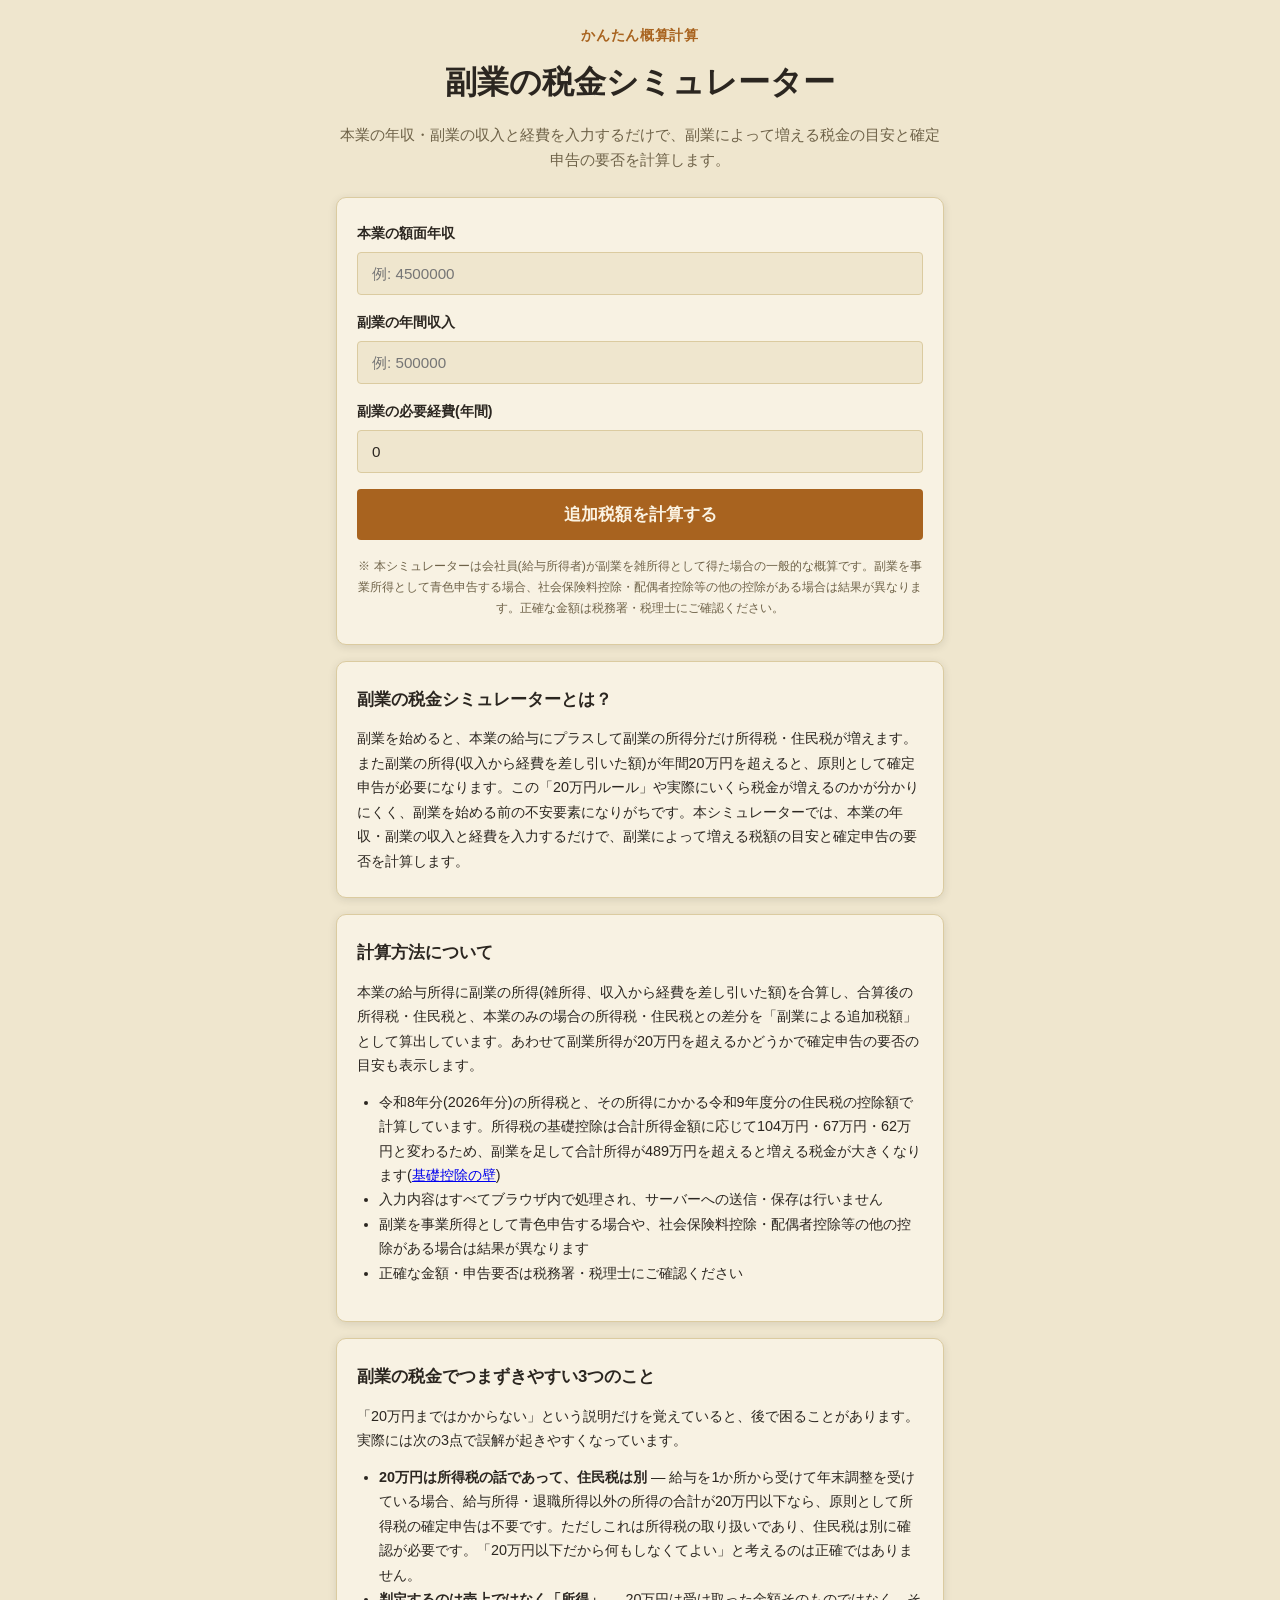
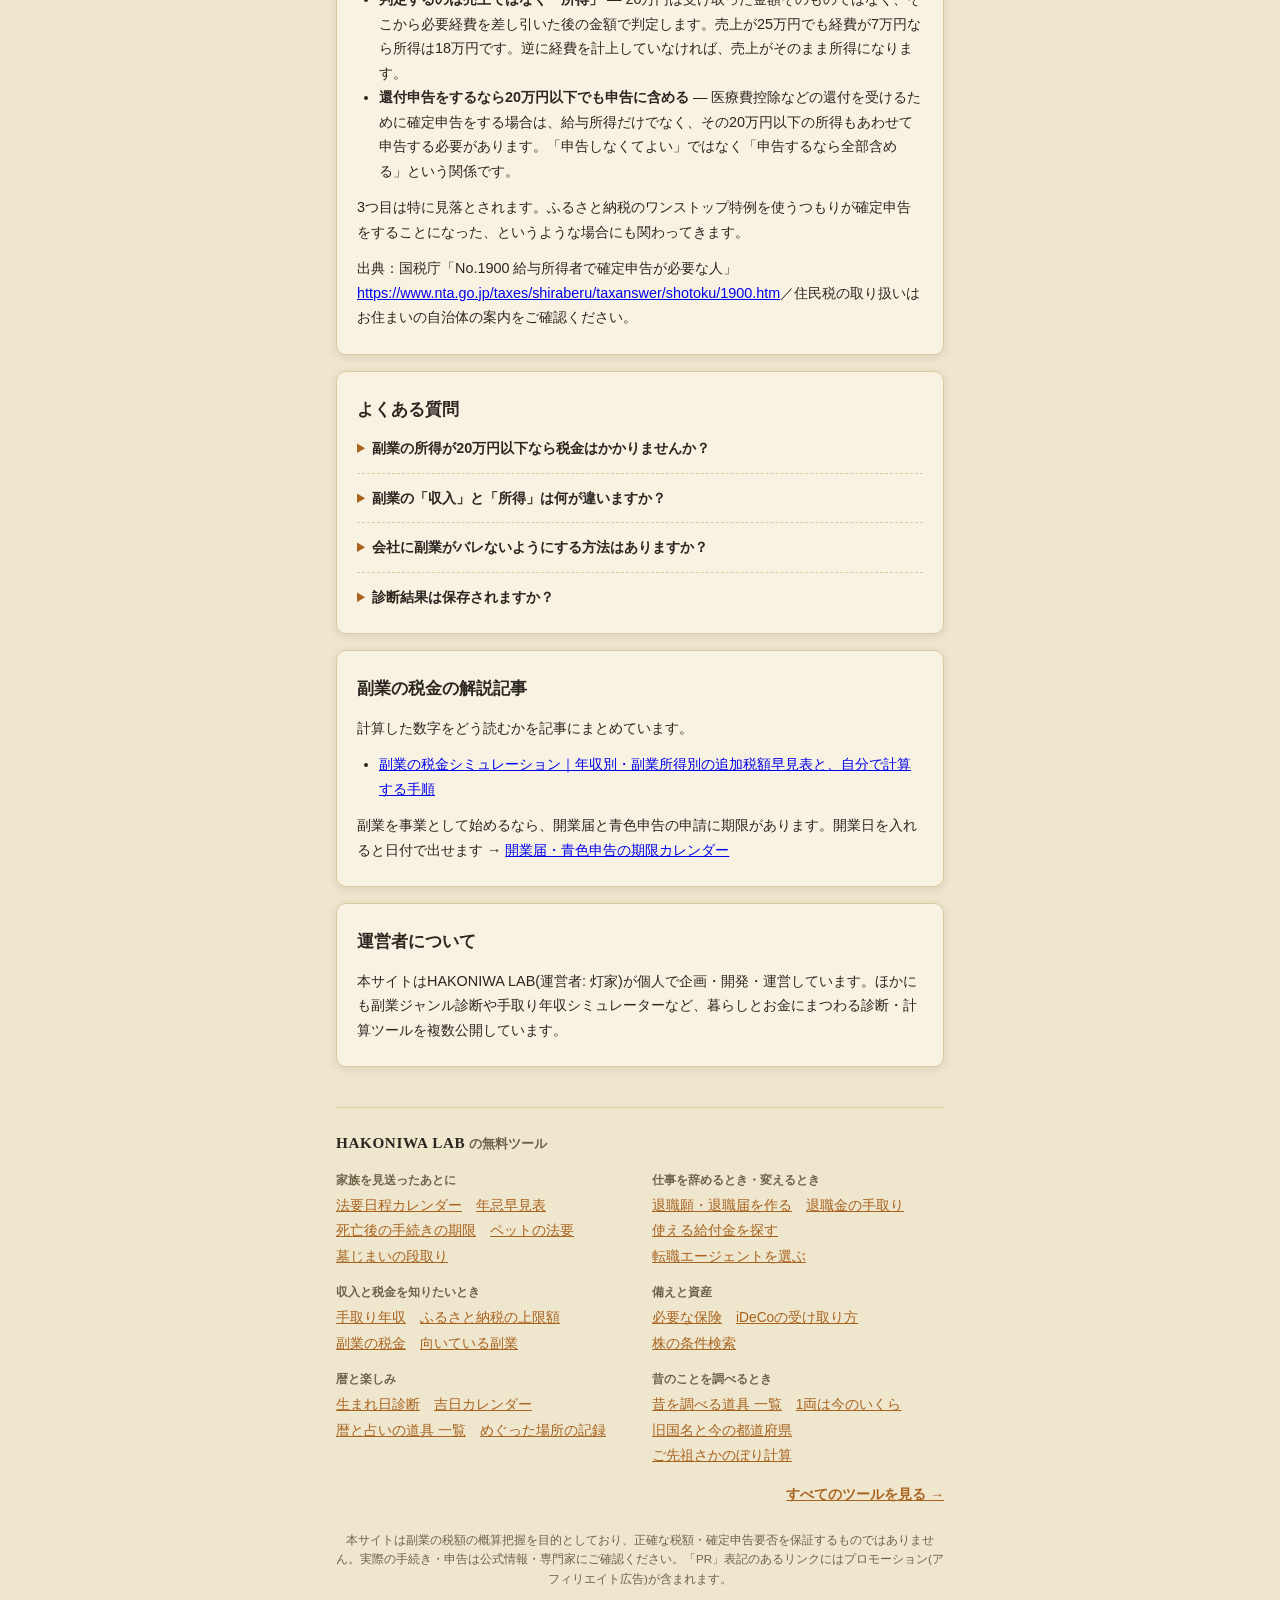
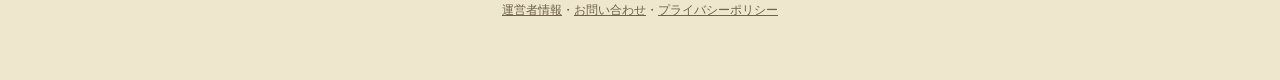
<file: index.html>
<!DOCTYPE html>
<html lang="ja">
<head>
<meta charset="UTF-8">
<meta name="viewport" content="width=device-width, initial-scale=1.0">
<!-- Google tag (gtag.js) -->
<script async src="https://www.googletagmanager.com/gtag/js?id=G-WTBHV5QYG3"></script>
<script>
  window.dataLayer = window.dataLayer || [];
  function gtag(){dataLayer.push(arguments);}
  gtag('js', new Date());
  gtag('config', 'G-WTBHV5QYG3');
</script>
<title>副業の税金シミュレーター | 確定申告要否と追加税額をかんたん計算</title>
<meta name="description" content="本業の年収・副業の収入と経費を入力するだけで、副業によって増える所得税・住民税の目安と確定申告の要否を計算できます。">
<script async src="https://pagead2.googlesyndication.com/pagead/js/adsbygoogle.js?client=ca-pub-6465548593525933" crossorigin="anonymous"></script>
<link rel="canonical" href="https://hakoniwalab.com/sidejob-tax-simulator/">
<link rel="stylesheet" href="css/style.css">
<script type="application/ld+json">{"@context":"https://schema.org","@type":"FAQPage","mainEntity":[{"@type":"Question","name":"副業の所得が20万円以下なら税金はかかりませんか？","acceptedAnswer":{"@type":"Answer","text":"所得税の確定申告は原則不要になりますが、住民税の申告は別途必要です(申告不要になるのは所得税のみ)。詳しくはお住まいの自治体にご確認ください。"}},{"@type":"Question","name":"副業の「収入」と「所得」は何が違いますか？","acceptedAnswer":{"@type":"Answer","text":"収入は副業で得た金額の合計、所得は収入から必要経費を差し引いた金額です。20万円ルールや税額の計算は所得を基準に行うため、本シミュレーターでも経費を差し引いた金額で計算しています。"}},{"@type":"Question","name":"会社に副業がバレないようにする方法はありますか？","acceptedAnswer":{"@type":"Answer","text":"本サイトはそうした情報は扱っていません。住民税の徴収方法(普通徴収)を選べる場合がありますが、可否は自治体・会社の規定によります。詳しくは税務署・お住まいの自治体にご確認ください。"}},{"@type":"Question","name":"診断結果は保存されますか？","acceptedAnswer":{"@type":"Answer","text":"保存されません。計算のたびにその場で処理しており、入力内容や結果を外部に送信・保存する仕組みは持っていません。"}}]}</script>
</head>
<body>
<div id="app" class="app">

  <header class="app-header">
    <p class="app-header__eyebrow">かんたん概算計算</p>
    <h1 class="app-header__title">副業の税金<br class="sp-only">シミュレーター</h1>
    <p class="app-header__lead">本業の年収・副業の収入と経費を入力するだけで、副業によって増える税金の目安と確定申告の要否を計算します。</p>
  </header>

  <main id="main" class="main">

    <!-- intro/form screen -->
    <section id="screen-intro" class="screen" data-screen="intro">
      <div class="card card--intro">
        <form id="calc-form">
          <div class="form-field">
            <label for="salary_income">本業の額面年収</label>
            <input type="number" id="salary_income" name="salary_income" class="quiz-select" placeholder="例: 4500000" min="0" step="10000" required>
          </div>

          <div class="form-field">
            <label for="sidejob_income">副業の年間収入</label>
            <input type="number" id="sidejob_income" name="sidejob_income" class="quiz-select" placeholder="例: 500000" min="0" step="1000" required>
          </div>

          <div class="form-field">
            <label for="sidejob_expense">副業の必要経費(年間)</label>
            <input type="number" id="sidejob_expense" name="sidejob_expense" class="quiz-select" value="0" min="0" step="1000">
          </div>

          <button type="submit" class="btn btn--primary btn--large">追加税額を計算する</button>
        </form>
        <p class="intro-disclaimer">※ 本シミュレーターは会社員(給与所得者)が副業を雑所得として得た場合の一般的な概算です。副業を事業所得として青色申告する場合、社会保険料控除・配偶者控除等の他の控除がある場合は結果が異なります。正確な金額は税務署・税理士にご確認ください。</p>
      </div>
    </section>

    <!-- result screen -->
    <section id="screen-result" class="screen" data-screen="result" hidden>
      <div class="card card--intro" id="result-body"></div>
      <div id="ad-slot-result-bottom" class="ad-slot" aria-hidden="true"></div>
      <div class="card card--books" data-books-card>
        <h2 class="card__title">関連する本</h2>
        <p class="books__lead">副業そのものをこれから始める・広げる方へ。運営者が書いた本です。</p>
        <ul class="books__list">
          <li class="books__item">
            <a href="https://www.amazon.co.jp/dp/B0F89RGHZW" target="_blank" rel="noopener">
              <span class="books__title">【主婦（主夫）必見】スキマ時間たった５分で月３万！AI＋楽天アフィリエイト超入門</span>
              <span class="books__note">都築ののか／漫画30ページ・イラスト15点。月3万円の内訳を、料率と上限から計算して確かめる本です。</span>
            </a>
          </li>
          <li class="books__item">
            <a href="https://www.amazon.co.jp/dp/B0H7MYT6LJ" target="_blank" rel="noopener">
              <span class="books__title">AIが苦手なあなたのための、はじめてのAIエージェント副業</span>
              <span class="books__note">神泉悠斗／パソコンが得意でなくても始められる範囲から順に。</span>
            </a>
          </li>
        </ul>
        <p class="books__ku">Kindle Unlimited の対象です（会員なら追加料金はかかりません）。</p>
      </div>


      <div class="card card--lead" id="lead-card">
        <h2 class="card__title">計算結果をあとで見返したい方へ</h2>
        <p>メールアドレスを登録すると、HAKONIWA LABの新しいツール・お得な情報をお届けします。</p>
        <form id="lead-form" class="lead-form" action="https://mail-studio.hakoniwa-labs.workers.dev/f/v6lGNd5ZqjptO-bG2wVIIij1IczI0iWg" method="post" target="popupwindow" onsubmit="window.open('https://mail-studio.hakoniwa-labs.workers.dev/f/v6lGNd5ZqjptO-bG2wVIIij1IczI0iWg', 'popupwindow')">
          <input type="email" name="email" class="lead-form__input" placeholder="メールアドレス" required>
          <button type="submit" class="btn btn--primary">登録する</button>
        </form>
      </div>

      <button type="button" class="btn btn--ghost" id="btn-restart">条件を変えて再計算する</button>
    </section>

  </main>

  <section class="article" aria-labelledby="about-heading">
    <div class="card card--article">
      <h2 id="about-heading">副業の税金シミュレーターとは？</h2>
      <p>副業を始めると、本業の給与にプラスして副業の所得分だけ所得税・住民税が増えます。また副業の所得(収入から経費を差し引いた額)が年間20万円を超えると、原則として確定申告が必要になります。この「20万円ルール」や実際にいくら税金が増えるのかが分かりにくく、副業を始める前の不安要素になりがちです。本シミュレーターでは、本業の年収・副業の収入と経費を入力するだけで、副業によって増える税額の目安と確定申告の要否を計算します。</p>
    </div>

    <div class="card card--article">
      <h2>計算方法について</h2>
      <p>本業の給与所得に副業の所得(雑所得、収入から経費を差し引いた額)を合算し、合算後の所得税・住民税と、本業のみの場合の所得税・住民税との差分を「副業による追加税額」として算出しています。あわせて副業所得が20万円を超えるかどうかで確定申告の要否の目安も表示します。</p>
      <ul>
        <li>令和8年分(2026年分)の所得税と、その所得にかかる令和9年度分の住民税の控除額で計算しています。所得税の基礎控除は合計所得金額に応じて104万円・67万円・62万円と変わるため、副業を足して合計所得が489万円を超えると増える税金が大きくなります(<a href="guide/fukugyo-zeikin-simulation/#kiso-kabe">基礎控除の壁</a>)</li>
        <li>入力内容はすべてブラウザ内で処理され、サーバーへの送信・保存は行いません</li>
        <li>副業を事業所得として青色申告する場合や、社会保険料控除・配偶者控除等の他の控除がある場合は結果が異なります</li>
        <li>正確な金額・申告要否は税務署・税理士にご確認ください</li>
      </ul>
    </div>

    <div class="card card--article">
      <h2>副業の税金でつまずきやすい3つのこと</h2>
      <p>「20万円まではかからない」という説明だけを覚えていると、後で困ることがあります。実際には次の3点で誤解が起きやすくなっています。</p>
      <ul>
        <li><strong>20万円は所得税の話であって、住民税は別</strong> — 給与を1か所から受けて年末調整を受けている場合、給与所得・退職所得以外の所得の合計が20万円以下なら、原則として所得税の確定申告は不要です。ただしこれは所得税の取り扱いであり、住民税は別に確認が必要です。「20万円以下だから何もしなくてよい」と考えるのは正確ではありません。</li>
        <li><strong>判定するのは売上ではなく「所得」</strong> — 20万円は受け取った金額そのものではなく、そこから必要経費を差し引いた後の金額で判定します。売上が25万円でも経費が7万円なら所得は18万円です。逆に経費を計上していなければ、売上がそのまま所得になります。</li>
        <li><strong>還付申告をするなら20万円以下でも申告に含める</strong> — 医療費控除などの還付を受けるために確定申告をする場合は、給与所得だけでなく、その20万円以下の所得もあわせて申告する必要があります。「申告しなくてよい」ではなく「申告するなら全部含める」という関係です。</li>
      </ul>
      <p>3つ目は特に見落とされます。ふるさと納税のワンストップ特例を使うつもりが確定申告をすることになった、というような場合にも関わってきます。</p>
      <p>出典：国税庁「No.1900 給与所得者で確定申告が必要な人」<a href="https://www.nta.go.jp/taxes/shiraberu/taxanswer/shotoku/1900.htm" target="_blank" rel="noopener">https://www.nta.go.jp/taxes/shiraberu/taxanswer/shotoku/1900.htm</a>／住民税の取り扱いはお住まいの自治体の案内をご確認ください。</p>
    </div>

    <div class="card card--article">
      <h2>よくある質問</h2>
      <details class="faq-item">
        <summary>副業の所得が20万円以下なら税金はかかりませんか？</summary>
        <p>所得税の確定申告は原則不要になりますが、住民税の申告は別途必要です(申告不要になるのは所得税のみ)。詳しくはお住まいの自治体にご確認ください。</p>
      </details>
      <details class="faq-item">
        <summary>副業の「収入」と「所得」は何が違いますか？</summary>
        <p>収入は副業で得た金額の合計、所得は収入から必要経費を差し引いた金額です。20万円ルールや税額の計算は所得を基準に行うため、本シミュレーターでも経費を差し引いた金額で計算しています。</p>
      </details>
      <details class="faq-item">
        <summary>会社に副業がバレないようにする方法はありますか？</summary>
        <p>本サイトはそうした情報は扱っていません。住民税の徴収方法(普通徴収)を選べる場合がありますが、可否は自治体・会社の規定によります。詳しくは税務署・お住まいの自治体にご確認ください。</p>
      </details>
      <details class="faq-item">
        <summary>診断結果は保存されますか？</summary>
        <p>保存されません。計算のたびにその場で処理しており、入力内容や結果を外部に送信・保存する仕組みは持っていません。</p>
      </details>
    </div>

    <div class="card card--article">
      <h2>副業の税金の解説記事</h2>
      <p>計算した数字をどう読むかを記事にまとめています。</p>
      <ul>
        <li><a href="guide/fukugyo-zeikin-simulation/">副業の税金シミュレーション｜年収別・副業所得別の追加税額早見表と、自分で計算する手順</a></li>
      </ul>
      <p>副業を事業として始めるなら、開業届と青色申告の申請に期限があります。開業日を入れると日付で出せます → <a href="kaigyo/">開業届・青色申告の期限カレンダー</a></p>
    </div>

    <div class="card card--article">
      <h2>運営者について</h2>
      <p>本サイトはHAKONIWA LAB(運営者: 灯家)が個人で企画・開発・運営しています。ほかにも副業ジャンル診断や手取り年収シミュレーターなど、暮らしとお金にまつわる診断・計算ツールを複数公開しています。</p>
    </div>
  </section>

  <!-- site-nav:start -->
  <style>
  .site-nav { margin: 40px 0 0; padding: 22px 0 0; border-top: 1px solid var(--color-border, var(--line, #dbcba0)); color: var(--color-text, var(--ink, #2b2620)); text-align: left; }
  .site-nav__title { margin: 0 0 14px; font-size: 0.82rem; font-weight: 700; color: var(--color-text-muted, var(--muted, #6e6248)); }
  .site-nav__title a { font-family: Georgia, "Times New Roman", serif; font-size: 0.95rem; letter-spacing: 0.04em; color: var(--color-text, var(--ink, #2b2620)); text-decoration: none; }
  .site-nav__groups { display: grid; gap: 14px 24px; }
  @media (min-width: 560px) { .site-nav__groups { grid-template-columns: 1fr 1fr; } }
  .site-nav__label { margin: 0 0 4px; font-size: 0.74rem; font-weight: 700; color: var(--color-text-muted, var(--muted, #6e6248)); }
  .site-nav__links { display: flex; flex-wrap: wrap; gap: 2px 14px; margin: 0; padding: 0; list-style: none; font-size: 0.86rem; line-height: 1.7; }
  .site-nav__links li { margin: 0; padding: 0; }
  .site-nav__links li::before { content: none; }
  .site-nav__links a { color: var(--color-primary, var(--navy, #a8631f)); }
  .site-nav__all { margin: 16px 0 0; font-size: 0.86rem; text-align: right; }
  .site-nav__all a { color: var(--color-primary, var(--navy, #a8631f)); font-weight: 700; }
  .app-footer a { color: var(--color-text-muted, var(--muted, #6e6248)); }
  </style>
  <nav class="site-nav" aria-label="HAKONIWA LABのツール">
    <p class="site-nav__title"><a href="../">HAKONIWA LAB</a> の無料ツール</p>
    <div class="site-nav__groups">
      <div>
        <p class="site-nav__label">家族を見送ったあとに</p>
        <ul class="site-nav__links">
          <li><a href="../houyou-calendar/">法要日程カレンダー</a></li>
          <li><a href="../houyou-calendar/hayami/">年忌早見表</a></li>
          <li><a href="../houyou-calendar/tetsuzuki/">死亡後の手続きの期限</a></li>
          <li><a href="../houyou-calendar/pet/">ペットの法要</a></li>
          <li><a href="../houyou-calendar/hakajimai/">墓じまいの段取り</a></li>
        </ul>
      </div>
      <div>
        <p class="site-nav__label">仕事を辞めるとき・変えるとき</p>
        <ul class="site-nav__links">
          <li><a href="../resignation-letter-generator/">退職願・退職届を作る</a></li>
          <li><a href="../retirement-simulator/">退職金の手取り</a></li>
          <li><a href="../subsidy-checker/">使える給付金を探す</a></li>
          <li><a href="../career-checker/">転職エージェントを選ぶ</a></li>
        </ul>
      </div>
      <div>
        <p class="site-nav__label">収入と税金を知りたいとき</p>
        <ul class="site-nav__links">
          <li><a href="../takehome-calculator/">手取り年収</a></li>
          <li><a href="../furusato-simulator/">ふるさと納税の上限額</a></li>
          <li><a href="../sidejob-tax-simulator/">副業の税金</a></li>
          <li><a href="../sidejob-checker/">向いている副業</a></li>
        </ul>
      </div>
      <div>
        <p class="site-nav__label">備えと資産</p>
        <ul class="site-nav__links">
          <li><a href="../insurance-checker/">必要な保険</a></li>
          <li><a href="../retirement-simulator/ideco/">iDeCoの受け取り方</a></li>
          <li><a href="../stock-screener/">株の条件検索</a></li>
        </ul>
      </div>
      <div>
        <p class="site-nav__label">暦と楽しみ</p>
        <ul class="site-nav__links">
          <li><a href="../birthday-fortune/">生まれ日診断</a></li>
          <li><a href="../birthday-fortune/calendar/">吉日カレンダー</a></li>
          <li><a href="../birthday-fortune/tools/">暦と占いの道具 一覧</a></li>
          <li><a href="../meguri-log/">めぐった場所の記録</a></li>
        </ul>
      </div>
      <div>
        <p class="site-nav__label">昔のことを調べるとき</p>
        <ul class="site-nav__links">
          <li><a href="../mukashi/">昔を調べる道具 一覧</a></li>
          <li><a href="../mukashi/ryou/">1両は今のいくら</a></li>
          <li><a href="../mukashi/kokumei/">旧国名と今の都道府県</a></li>
          <li><a href="../mukashi/senzo/">ご先祖さかのぼり計算</a></li>
        </ul>
      </div>
    </div>
    <p class="site-nav__all"><a href="../">すべてのツールを見る →</a></p>
  </nav>
  <!-- site-nav:end -->

  <footer class="app-footer">
    <p>本サイトは副業の税額の概算把握を目的としており、正確な税額・確定申告要否を保証するものではありません。実際の手続き・申告は公式情報・専門家にご確認ください。「PR」表記のあるリンクにはプロモーション(アフィリエイト広告)が含まれます。</p>
    <p><a href="../about.html">運営者情報</a>・<a href="../contact.html">お問い合わせ</a>・<a href="../privacy.html">プライバシーポリシー</a></p>
  </footer>

</div>

<script src="js/calculate.js"></script>
<script src="js/app.js"></script>
</body>
</html>
</file>
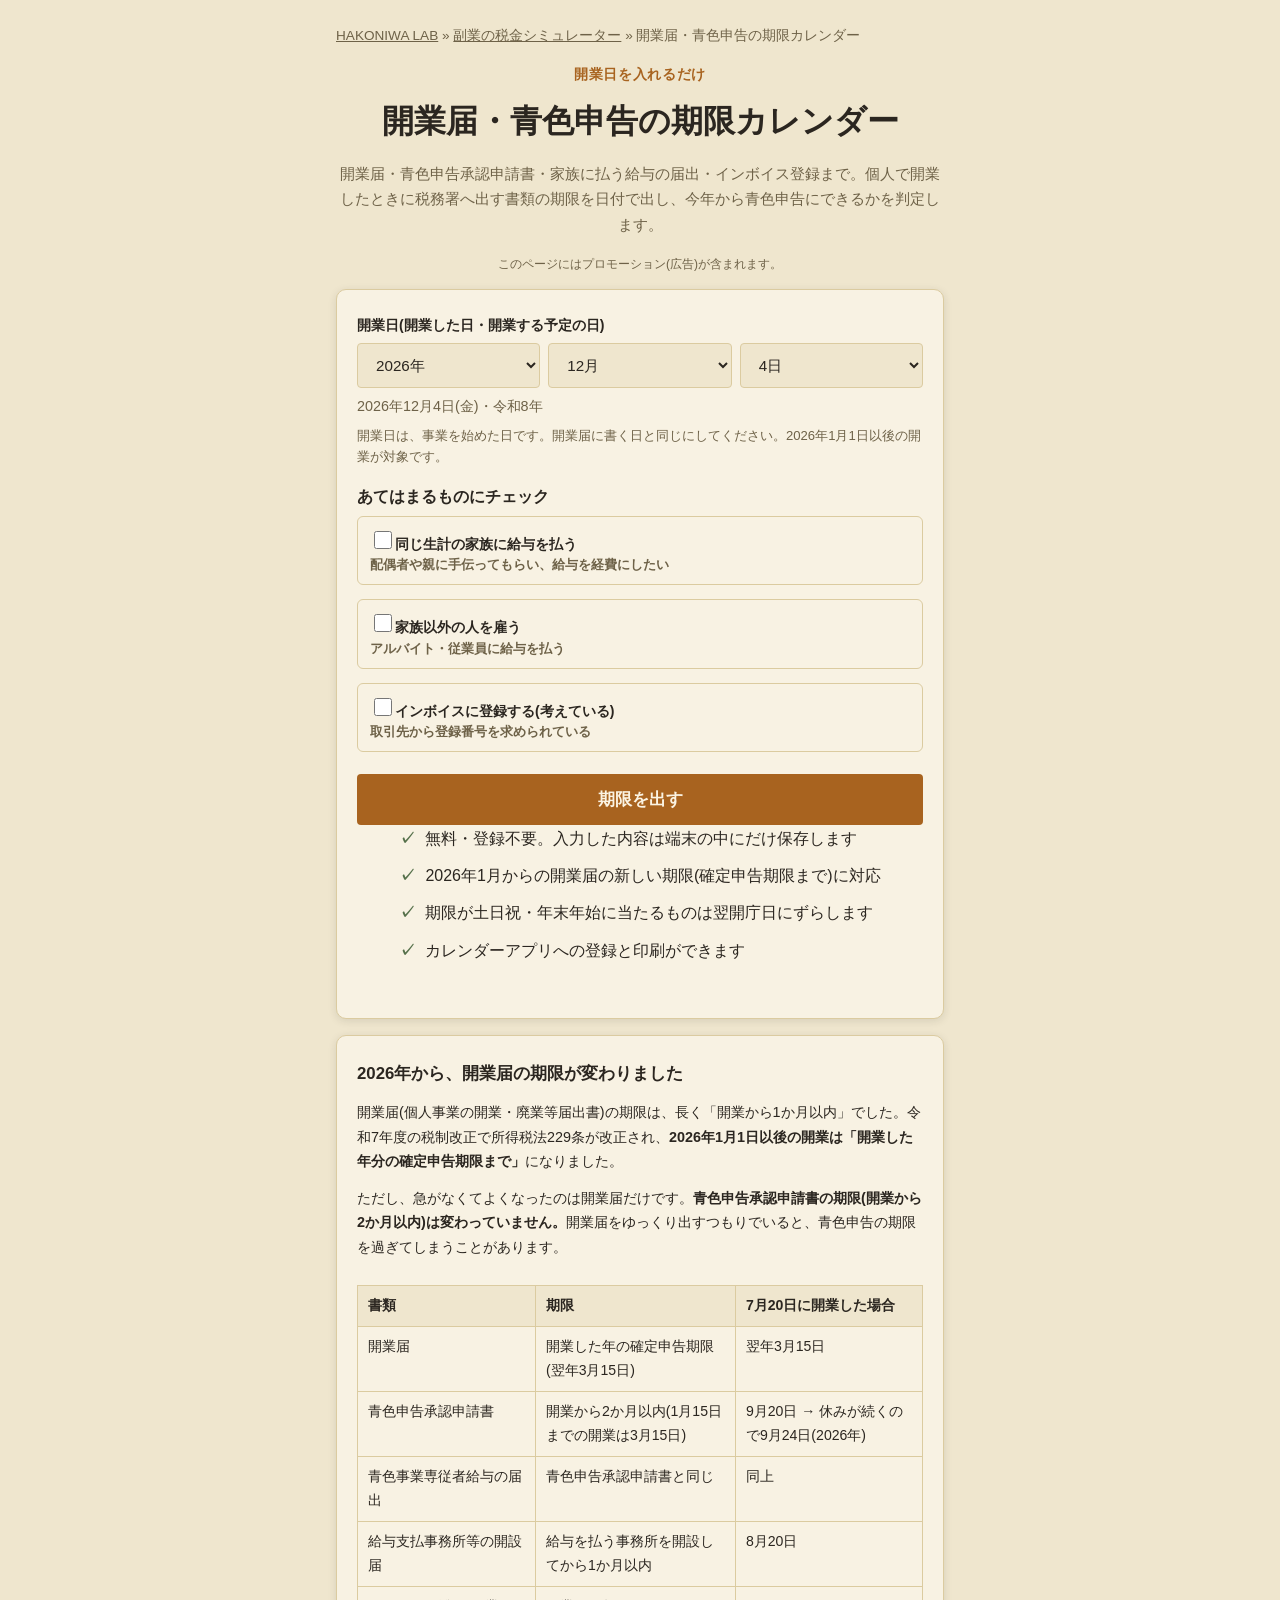
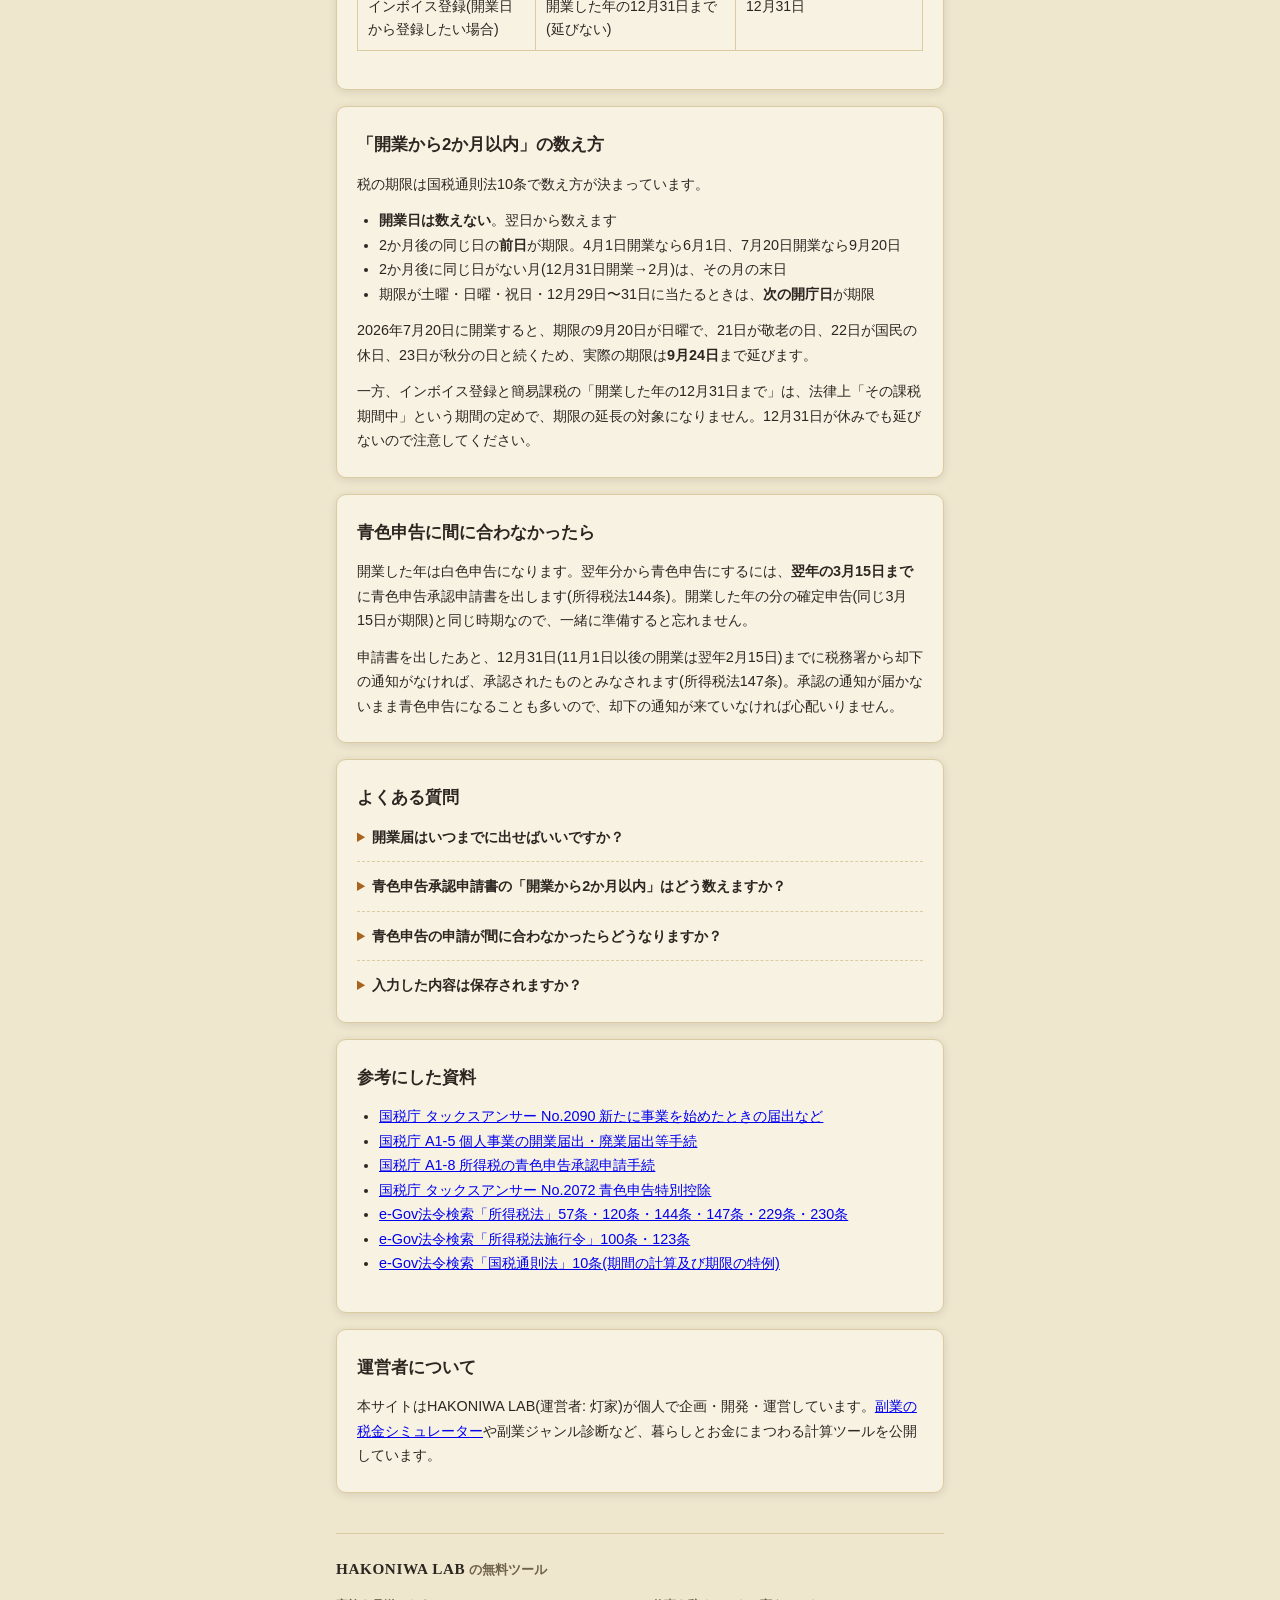
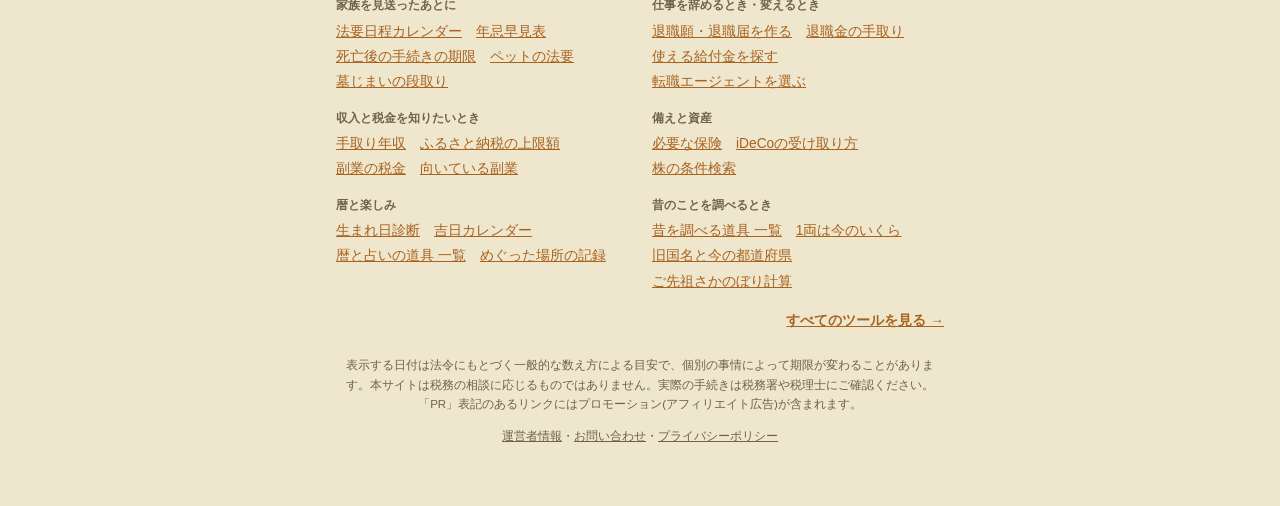
<file: kaigyo/index.html>
<!DOCTYPE html>
<html lang="ja">
<head>
<meta charset="UTF-8">
<meta name="viewport" content="width=device-width, initial-scale=1.0">
<!-- Google tag (gtag.js) -->
<script async src="https://www.googletagmanager.com/gtag/js?id=G-WTBHV5QYG3"></script>
<script>
  window.dataLayer = window.dataLayer || [];
  function gtag(){dataLayer.push(arguments);}
  gtag('js', new Date());
  gtag('config', 'G-WTBHV5QYG3');
</script>
<title>開業届・青色申告の期限カレンダー｜開業日を入れると提出期限が日付で出る</title>
<meta name="description" content="開業日を入れるだけで、開業届・青色申告承認申請書・青色事業専従者給与の届出・給与支払事務所の開設届・インボイス登録の提出期限を日付で出します。2026年1月からの開業届の新しい期限(確定申告期限まで)、「開業から2か月」の数え方、土日祝の翌開庁日にも対応。今年から青色申告にできるかも判定します。無料・登録不要。">
<link rel="canonical" href="https://hakoniwalab.com/sidejob-tax-simulator/kaigyo/">
<meta property="og:type" content="website">
<meta property="og:title" content="開業届・青色申告の期限カレンダー | HAKONIWA LAB">
<meta property="og:description" content="開業日を入れると、開業届・青色申告承認申請書などの提出期限が日付で出ます。今年から青色申告にできるかも判定。">
<meta property="og:url" content="https://hakoniwalab.com/sidejob-tax-simulator/kaigyo/">
<script async src="https://pagead2.googlesyndication.com/pagead/js/adsbygoogle.js?client=ca-pub-6465548593525933" crossorigin="anonymous"></script>
<link rel="stylesheet" href="../css/style.css">
<script type="application/ld+json">{"@context":"https://schema.org","@type":"FAQPage","mainEntity":[{"@type":"Question","name":"開業届はいつまでに出せばいいですか？","acceptedAnswer":{"@type":"Answer","text":"2026年1月1日以後に開業した場合は、開業した年分の確定申告期限(翌年3月15日。土日祝なら翌開庁日)までです(所得税法229条)。2025年12月31日までの開業は「開業から1か月以内」でした。"}},{"@type":"Question","name":"青色申告承認申請書の「開業から2か月以内」はどう数えますか？","acceptedAnswer":{"@type":"Answer","text":"開業日の翌日から数え、2か月後の同じ日の前日が期限です(国税通則法10条1項)。4月1日に開業した場合は6月1日です。期限が土日祝や12月29日〜31日に当たるときは翌開庁日になります。1月1日〜15日の開業はその年の3月15日が期限です。"}},{"@type":"Question","name":"青色申告の申請が間に合わなかったらどうなりますか？","acceptedAnswer":{"@type":"Answer","text":"開業した年は白色申告になります。翌年分から青色申告にするには、翌年の3月15日までに青色申告承認申請書を出します(所得税法144条)。"}},{"@type":"Question","name":"入力した内容は保存されますか？","acceptedAnswer":{"@type":"Answer","text":"お使いの端末(ブラウザ)の中にだけ保存し、次に開いたときにすぐ期限を出すために使います。外部へは送信しません。"}}]}</script>
<style>
.guide-nav { margin: 0 auto 16px; font-size: 0.85rem; color: var(--color-text-muted); }
.guide-nav a { color: var(--color-text-muted); }
.date-row { display: flex; gap: 8px; }
.date-row .quiz-select { flex: 1; min-width: 0; }
.date-preview { margin: 6px 0 0; font-size: 0.9rem; color: var(--color-text-muted); }
.form-help { margin: 6px 0 0; font-size: 0.82rem; color: var(--color-text-muted); line-height: 1.6; }
.form-error { color: var(--color-warn-text); background: var(--color-warn-bg); padding: 8px 10px; border-radius: var(--radius-sm); font-size: 0.9rem; }
.kg-options { display: grid; gap: 8px; margin: 0; padding: 0; border: 0; }
.kg-options legend { font-weight: 600; margin-bottom: 6px; padding: 0; }
.kg-check { display: flex; gap: 10px; align-items: flex-start; padding: 10px 12px; border: 1px solid var(--color-border); border-radius: var(--radius-md); background: var(--color-surface); cursor: pointer; line-height: 1.5; }
.kg-check input { margin-top: 4px; flex-shrink: 0; width: 18px; height: 18px; accent-color: var(--color-primary); }
.kg-check small { display: block; color: var(--color-text-muted); font-size: 0.8rem; }
#form-card .form-field { text-align: left; }
.kg-judge-card { text-align: center; }
.kg-judge { color: var(--color-accent); }
.kg-judge--late { color: var(--color-warn-text); }
.kg-next { margin: 12px 0 8px; font-size: 0.95rem; line-height: 1.7; }
.kg-next strong { font-size: 1.25rem; }
.kg-next__left { display: inline-block; margin-left: 8px; font-size: 0.85rem; color: var(--color-primary); font-weight: 600; }
.kg-meta { margin: 10px 0 0; font-size: 0.82rem; color: var(--color-text-muted); }
.kg-card__lead { margin: 0 0 10px; font-size: 0.88rem; color: var(--color-text-muted); line-height: 1.6; }
.kg-list { display: grid; gap: 10px; }
.kg-row { border: 1px solid var(--color-border); border-radius: var(--radius-md); padding: 12px; background: var(--color-surface); }
.kg-row.is-past { opacity: 0.6; }
.kg-row__head { display: flex; justify-content: space-between; gap: 12px; align-items: baseline; flex-wrap: wrap; }
.kg-row__name { margin: 0; font-weight: 600; line-height: 1.5; flex: 1 1 14em; }
.kg-row__where { display: block; font-weight: 400; font-size: 0.8rem; color: var(--color-text-muted); margin-top: 2px; }
.kg-row__date { margin: 0; font-weight: 700; color: var(--color-primary); white-space: nowrap; font-variant-numeric: tabular-nums; }
.kg-row__tags { display: flex; flex-wrap: wrap; gap: 6px; align-items: center; margin-top: 8px; }
.kg-row__note { margin: 8px 0 0; font-size: 0.84rem; line-height: 1.7; color: var(--color-text-muted); }
.kg-badge { display: inline-block; font-size: 0.75rem; padding: 2px 8px; border-radius: 999px; background: var(--color-badge-bg); color: var(--color-badge-text); }
.kg-badge--now { background: var(--color-primary); color: var(--color-primary-contrast); }
.kg-badge--past { background: var(--color-warn-bg); color: var(--color-warn-text); }
.kg-left { font-size: 0.82rem; font-weight: 600; color: var(--color-accent); }
.kg-law { font-size: 0.72rem; color: var(--color-text-muted); margin-left: auto; }
.actions { display: flex; flex-wrap: wrap; gap: 8px; margin: 0 0 8px; }
.actions .btn { flex: 1 1 8em; }
.action-status { min-height: 1.2em; font-size: 0.85rem; color: var(--color-text-muted); margin: 0 0 16px; }
.offer-links { margin: 10px 0 6px; }
.guide-table { width: 100%; border-collapse: collapse; margin: 14px 0; font-size: 0.88rem; }
.guide-table th, .guide-table td { border: 1px solid var(--color-border); padding: 8px 10px; text-align: left; vertical-align: top; }
.guide-table th { background: var(--color-bg); font-weight: 600; }
.table-scroll { overflow-x: auto; }
.sources { font-size: 0.85rem; line-height: 1.7; padding-left: 1.2em; }
@media print {
  .no-print, .ad-slot, .app-footer, .guide-nav { display: none !important; }
  .kg-row.is-past { opacity: 1; }
}
</style>
</head>
<body>
<div id="app" class="app">

  <nav class="guide-nav" aria-label="パンくずリスト">
    <a href="../../">HAKONIWA LAB</a> &raquo;
    <a href="../">副業の税金シミュレーター</a> &raquo;
    <span aria-current="page">開業届・青色申告の期限カレンダー</span>
  </nav>

  <header class="app-header">
    <p class="app-header__eyebrow">開業日を入れるだけ</p>
    <h1 class="app-header__title">開業届・青色申告の<br class="sp-only">期限カレンダー</h1>
    <p class="app-header__lead">開業届・青色申告承認申請書・家族に払う給与の届出・インボイス登録まで。個人で開業したときに税務署へ出す書類の期限を日付で出し、今年から青色申告にできるかを判定します。</p>
  </header>
  <p class="pr-note">このページにはプロモーション(広告)が含まれます。</p>

  <main id="main" class="main">

    <section id="form-card" class="card card--intro no-print">
      <form id="form" novalidate>
        <div class="form-field">
          <label for="year">開業日(開業した日・開業する予定の日)</label>
          <div class="date-row">
            <select id="year" class="quiz-select" aria-label="年"></select>
            <select id="month" class="quiz-select" aria-label="月"></select>
            <select id="day" class="quiz-select" aria-label="日"></select>
          </div>
          <p id="date-preview" class="date-preview" aria-live="polite"></p>
          <p class="form-help">開業日は、事業を始めた日です。開業届に書く日と同じにしてください。2026年1月1日以後の開業が対象です。</p>
        </div>

        <div class="form-field">
          <fieldset class="kg-options">
            <legend>あてはまるものにチェック</legend>
            <label class="kg-check"><input type="checkbox" id="opt-kazoku"><span>同じ生計の家族に給与を払う<small>配偶者や親に手伝ってもらい、給与を経費にしたい</small></span></label>
            <label class="kg-check"><input type="checkbox" id="opt-koyou"><span>家族以外の人を雇う<small>アルバイト・従業員に給与を払う</small></span></label>
            <label class="kg-check"><input type="checkbox" id="opt-invoice"><span>インボイスに登録する(考えている)<small>取引先から登録番号を求められている</small></span></label>
          </fieldset>
        </div>

        <p id="form-error" class="form-error" hidden></p>
        <button type="submit" class="btn btn--primary btn--large">期限を出す</button>
      </form>
      <ul class="intro-points">
        <li>無料・登録不要。入力した内容は端末の中にだけ保存します</li>
        <li>2026年1月からの開業届の新しい期限(確定申告期限まで)に対応</li>
        <li>期限が土日祝・年末年始に当たるものは翌開庁日にずらします</li>
        <li>カレンダーアプリへの登録と印刷ができます</li>
      </ul>
    </section>

    <section id="result" hidden aria-live="polite">
      <div class="card kg-judge-card" id="judge-card"></div>

      <div class="actions no-print">
        <button type="button" id="btn-ics" class="btn btn--primary">カレンダーに登録</button>
        <button type="button" id="btn-copy" class="btn btn--ghost">一覧をコピー</button>
        <button type="button" id="btn-print" class="btn btn--ghost">印刷する</button>
      </div>
      <p id="action-status" class="action-status no-print" aria-live="polite"></p>

      <div id="groups"></div>

      <div class="card no-print">
        <h2 class="card__title">開業届と青色申告の申請書を、まとめて作るなら</h2>
        <p class="kg-card__lead">質問に答えていくと、開業届と青色申告承認申請書が一緒にできあがる無料のサービスがあります。</p>
        <div class="offer-links"><a class="result-card__link result-card__link--offer" href="https://px.a8.net/svt/ejp?a8mat=4BCFNL+8TXR2Q+35XE+I17WY" target="_blank" rel="nofollow sponsored noopener">開業書類を無料で作成【弥生のかんたん開業届】<span class="badge badge--pr">PR</span></a></div>
      </div>

      <p class="form-help">日付は条文と国税庁の案内にもとづく一般的な数え方による目安です。実際の期限は税務署でご確認ください。</p>

      <div id="ad-slot-result-bottom" class="ad-slot no-print" aria-hidden="true"></div>

      <div class="result-cross-links no-print">
        <a class="cross-link-banner" href="../">副業でいくら税金が増えるか計算する →</a>
        <a class="cross-link-banner" href="../../sidejob-checker/guide/kaigyo-todoke-teishutsu/">開業届を実際に出してみた記録(e-Tax・青色申告の期限が4日延びた話) →</a>
      </div>
      <p class="no-print" style="margin-top:16px"><button type="button" id="btn-edit" class="btn btn--ghost btn--large">開業日を変える</button></p>
    </section>

  </main>

  <section class="article no-print" aria-label="解説">
    <div class="card card--article">
      <h2>2026年から、開業届の期限が変わりました</h2>
      <p>開業届(個人事業の開業・廃業等届出書)の期限は、長く「開業から1か月以内」でした。令和7年度の税制改正で所得税法229条が改正され、<strong>2026年1月1日以後の開業は「開業した年分の確定申告期限まで」</strong>になりました。</p>
      <p>ただし、急がなくてよくなったのは開業届だけです。<strong>青色申告承認申請書の期限(開業から2か月以内)は変わっていません。</strong>開業届をゆっくり出すつもりでいると、青色申告の期限を過ぎてしまうことがあります。</p>
      <div class="table-scroll">
        <table class="guide-table">
          <thead><tr><th>書類</th><th>期限</th><th>7月20日に開業した場合</th></tr></thead>
          <tbody>
            <tr><td>開業届</td><td>開業した年の確定申告期限(翌年3月15日)</td><td>翌年3月15日</td></tr>
            <tr><td>青色申告承認申請書</td><td>開業から2か月以内(1月15日までの開業は3月15日)</td><td>9月20日 → 休みが続くので9月24日(2026年)</td></tr>
            <tr><td>青色事業専従者給与の届出</td><td>青色申告承認申請書と同じ</td><td>同上</td></tr>
            <tr><td>給与支払事務所等の開設届</td><td>給与を払う事務所を開設してから1か月以内</td><td>8月20日</td></tr>
            <tr><td>インボイス登録(開業日から登録したい場合)</td><td>開業した年の12月31日まで(延びない)</td><td>12月31日</td></tr>
          </tbody>
        </table>
      </div>
    </div>

    <div class="card card--article">
      <h2>「開業から2か月以内」の数え方</h2>
      <p>税の期限は国税通則法10条で数え方が決まっています。</p>
      <ul>
        <li><strong>開業日は数えない</strong>。翌日から数えます</li>
        <li>2か月後の同じ日の<strong>前日</strong>が期限。4月1日開業なら6月1日、7月20日開業なら9月20日</li>
        <li>2か月後に同じ日がない月(12月31日開業→2月)は、その月の末日</li>
        <li>期限が土曜・日曜・祝日・12月29日〜31日に当たるときは、<strong>次の開庁日</strong>が期限</li>
      </ul>
      <p>2026年7月20日に開業すると、期限の9月20日が日曜で、21日が敬老の日、22日が国民の休日、23日が秋分の日と続くため、実際の期限は<strong>9月24日</strong>まで延びます。</p>
      <p>一方、インボイス登録と簡易課税の「開業した年の12月31日まで」は、法律上「その課税期間中」という期間の定めで、期限の延長の対象になりません。12月31日が休みでも延びないので注意してください。</p>
    </div>

    <div class="card card--article">
      <h2>青色申告に間に合わなかったら</h2>
      <p>開業した年は白色申告になります。翌年分から青色申告にするには、<strong>翌年の3月15日まで</strong>に青色申告承認申請書を出します(所得税法144条)。開業した年の分の確定申告(同じ3月15日が期限)と同じ時期なので、一緒に準備すると忘れません。</p>
      <p>申請書を出したあと、12月31日(11月1日以後の開業は翌年2月15日)までに税務署から却下の通知がなければ、承認されたものとみなされます(所得税法147条)。承認の通知が届かないまま青色申告になることも多いので、却下の通知が来ていなければ心配いりません。</p>
    </div>

    <div class="card card--article">
      <h2>よくある質問</h2>
      <details class="faq-item">
        <summary>開業届はいつまでに出せばいいですか？</summary>
        <p>2026年1月1日以後に開業した場合は、開業した年分の確定申告期限(翌年3月15日。土日祝なら翌開庁日)までです(所得税法229条)。2025年12月31日までの開業は「開業から1か月以内」でした。</p>
      </details>
      <details class="faq-item">
        <summary>青色申告承認申請書の「開業から2か月以内」はどう数えますか？</summary>
        <p>開業日の翌日から数え、2か月後の同じ日の前日が期限です(国税通則法10条1項)。4月1日に開業した場合は6月1日です。期限が土日祝や12月29日〜31日に当たるときは翌開庁日になります。1月1日〜15日の開業はその年の3月15日が期限です。</p>
      </details>
      <details class="faq-item">
        <summary>青色申告の申請が間に合わなかったらどうなりますか？</summary>
        <p>開業した年は白色申告になります。翌年分から青色申告にするには、翌年の3月15日までに青色申告承認申請書を出します(所得税法144条)。</p>
      </details>
      <details class="faq-item">
        <summary>入力した内容は保存されますか？</summary>
        <p>お使いの端末(ブラウザ)の中にだけ保存し、次に開いたときにすぐ期限を出すために使います。外部へは送信しません。</p>
      </details>
    </div>

    <div class="card card--article">
      <h2>参考にした資料</h2>
      <ul class="sources">
        <li><a href="https://www.nta.go.jp/taxes/shiraberu/taxanswer/shotoku/2090.htm" target="_blank" rel="noopener">国税庁 タックスアンサー No.2090 新たに事業を始めたときの届出など</a></li>
        <li><a href="https://www.nta.go.jp/taxes/tetsuzuki/shinsei/annai/shinkoku/annai/04.htm" target="_blank" rel="noopener">国税庁 A1-5 個人事業の開業届出・廃業届出等手続</a></li>
        <li><a href="https://www.nta.go.jp/taxes/tetsuzuki/shinsei/annai/shinkoku/annai/09.htm" target="_blank" rel="noopener">国税庁 A1-8 所得税の青色申告承認申請手続</a></li>
        <li><a href="https://www.nta.go.jp/taxes/shiraberu/taxanswer/shotoku/2072.htm" target="_blank" rel="noopener">国税庁 タックスアンサー No.2072 青色申告特別控除</a></li>
        <li><a href="https://laws.e-gov.go.jp/law/340AC0000000033" target="_blank" rel="noopener">e-Gov法令検索「所得税法」57条・120条・144条・147条・229条・230条</a></li>
        <li><a href="https://laws.e-gov.go.jp/law/340CO0000000096" target="_blank" rel="noopener">e-Gov法令検索「所得税法施行令」100条・123条</a></li>
        <li><a href="https://laws.e-gov.go.jp/law/337AC0000000066" target="_blank" rel="noopener">e-Gov法令検索「国税通則法」10条(期間の計算及び期限の特例)</a></li>
      </ul>
    </div>

    <div class="card card--article">
      <h2>運営者について</h2>
      <p>本サイトはHAKONIWA LAB(運営者: 灯家)が個人で企画・開発・運営しています。<a href="../">副業の税金シミュレーター</a>や副業ジャンル診断など、暮らしとお金にまつわる計算ツールを公開しています。</p>
    </div>
  </section>

  <!-- site-nav:start -->
  <style>
  .site-nav { margin: 40px 0 0; padding: 22px 0 0; border-top: 1px solid var(--color-border, var(--line, #dbcba0)); color: var(--color-text, var(--ink, #2b2620)); text-align: left; }
  .site-nav__title { margin: 0 0 14px; font-size: 0.82rem; font-weight: 700; color: var(--color-text-muted, var(--muted, #6e6248)); }
  .site-nav__title a { font-family: Georgia, "Times New Roman", serif; font-size: 0.95rem; letter-spacing: 0.04em; color: var(--color-text, var(--ink, #2b2620)); text-decoration: none; }
  .site-nav__groups { display: grid; gap: 14px 24px; }
  @media (min-width: 560px) { .site-nav__groups { grid-template-columns: 1fr 1fr; } }
  .site-nav__label { margin: 0 0 4px; font-size: 0.74rem; font-weight: 700; color: var(--color-text-muted, var(--muted, #6e6248)); }
  .site-nav__links { display: flex; flex-wrap: wrap; gap: 2px 14px; margin: 0; padding: 0; list-style: none; font-size: 0.86rem; line-height: 1.7; }
  .site-nav__links li { margin: 0; padding: 0; }
  .site-nav__links li::before { content: none; }
  .site-nav__links a { color: var(--color-primary, var(--navy, #a8631f)); }
  .site-nav__all { margin: 16px 0 0; font-size: 0.86rem; text-align: right; }
  .site-nav__all a { color: var(--color-primary, var(--navy, #a8631f)); font-weight: 700; }
  .app-footer a { color: var(--color-text-muted, var(--muted, #6e6248)); }
  </style>
  <nav class="site-nav" aria-label="HAKONIWA LABのツール">
    <p class="site-nav__title"><a href="../../">HAKONIWA LAB</a> の無料ツール</p>
    <div class="site-nav__groups">
      <div>
        <p class="site-nav__label">家族を見送ったあとに</p>
        <ul class="site-nav__links">
          <li><a href="../../houyou-calendar/">法要日程カレンダー</a></li>
          <li><a href="../../houyou-calendar/hayami/">年忌早見表</a></li>
          <li><a href="../../houyou-calendar/tetsuzuki/">死亡後の手続きの期限</a></li>
          <li><a href="../../houyou-calendar/pet/">ペットの法要</a></li>
          <li><a href="../../houyou-calendar/hakajimai/">墓じまいの段取り</a></li>
        </ul>
      </div>
      <div>
        <p class="site-nav__label">仕事を辞めるとき・変えるとき</p>
        <ul class="site-nav__links">
          <li><a href="../../resignation-letter-generator/">退職願・退職届を作る</a></li>
          <li><a href="../../retirement-simulator/">退職金の手取り</a></li>
          <li><a href="../../subsidy-checker/">使える給付金を探す</a></li>
          <li><a href="../../career-checker/">転職エージェントを選ぶ</a></li>
        </ul>
      </div>
      <div>
        <p class="site-nav__label">収入と税金を知りたいとき</p>
        <ul class="site-nav__links">
          <li><a href="../../takehome-calculator/">手取り年収</a></li>
          <li><a href="../../furusato-simulator/">ふるさと納税の上限額</a></li>
          <li><a href="../../sidejob-tax-simulator/">副業の税金</a></li>
          <li><a href="../../sidejob-checker/">向いている副業</a></li>
        </ul>
      </div>
      <div>
        <p class="site-nav__label">備えと資産</p>
        <ul class="site-nav__links">
          <li><a href="../../insurance-checker/">必要な保険</a></li>
          <li><a href="../../retirement-simulator/ideco/">iDeCoの受け取り方</a></li>
          <li><a href="../../stock-screener/">株の条件検索</a></li>
        </ul>
      </div>
      <div>
        <p class="site-nav__label">暦と楽しみ</p>
        <ul class="site-nav__links">
          <li><a href="../../birthday-fortune/">生まれ日診断</a></li>
          <li><a href="../../birthday-fortune/calendar/">吉日カレンダー</a></li>
          <li><a href="../../birthday-fortune/tools/">暦と占いの道具 一覧</a></li>
          <li><a href="../../meguri-log/">めぐった場所の記録</a></li>
        </ul>
      </div>
      <div>
        <p class="site-nav__label">昔のことを調べるとき</p>
        <ul class="site-nav__links">
          <li><a href="../../mukashi/">昔を調べる道具 一覧</a></li>
          <li><a href="../../mukashi/ryou/">1両は今のいくら</a></li>
          <li><a href="../../mukashi/kokumei/">旧国名と今の都道府県</a></li>
          <li><a href="../../mukashi/senzo/">ご先祖さかのぼり計算</a></li>
        </ul>
      </div>
    </div>
    <p class="site-nav__all"><a href="../../">すべてのツールを見る →</a></p>
  </nav>
  <!-- site-nav:end -->

  <footer class="app-footer">
    <p>表示する日付は法令にもとづく一般的な数え方による目安で、個別の事情によって期限が変わることがあります。本サイトは税務の相談に応じるものではありません。実際の手続きは税務署や税理士にご確認ください。「PR」表記のあるリンクにはプロモーション(アフィリエイト広告)が含まれます。</p>
    <p><a href="../../about.html">運営者情報</a>・<a href="../../contact.html">お問い合わせ</a>・<a href="../../privacy.html">プライバシーポリシー</a></p>
  </footer>

</div>

<script src="../js/kaigyo-date.js"></script>
<script src="../js/kaigyo.js"></script>
<script src="../js/kaigyo-app.js"></script>
</body>
</html>
</file>
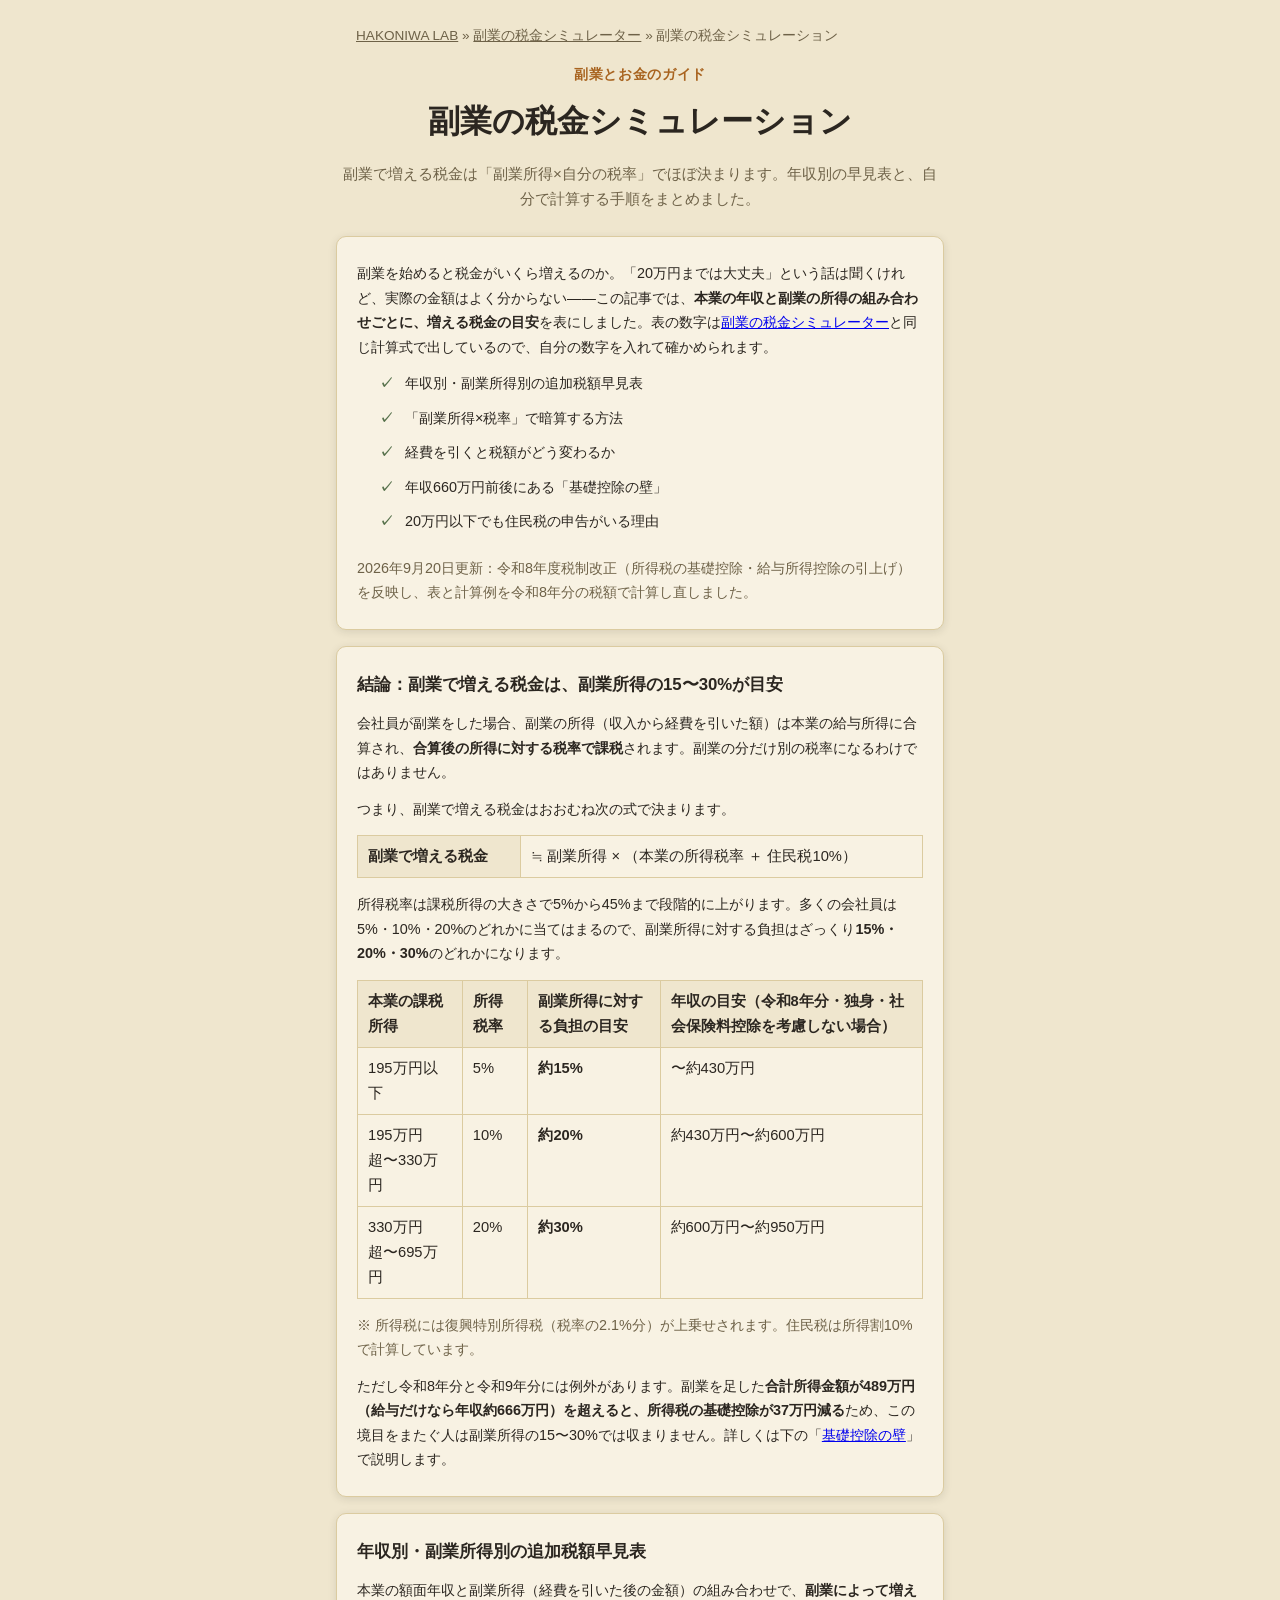
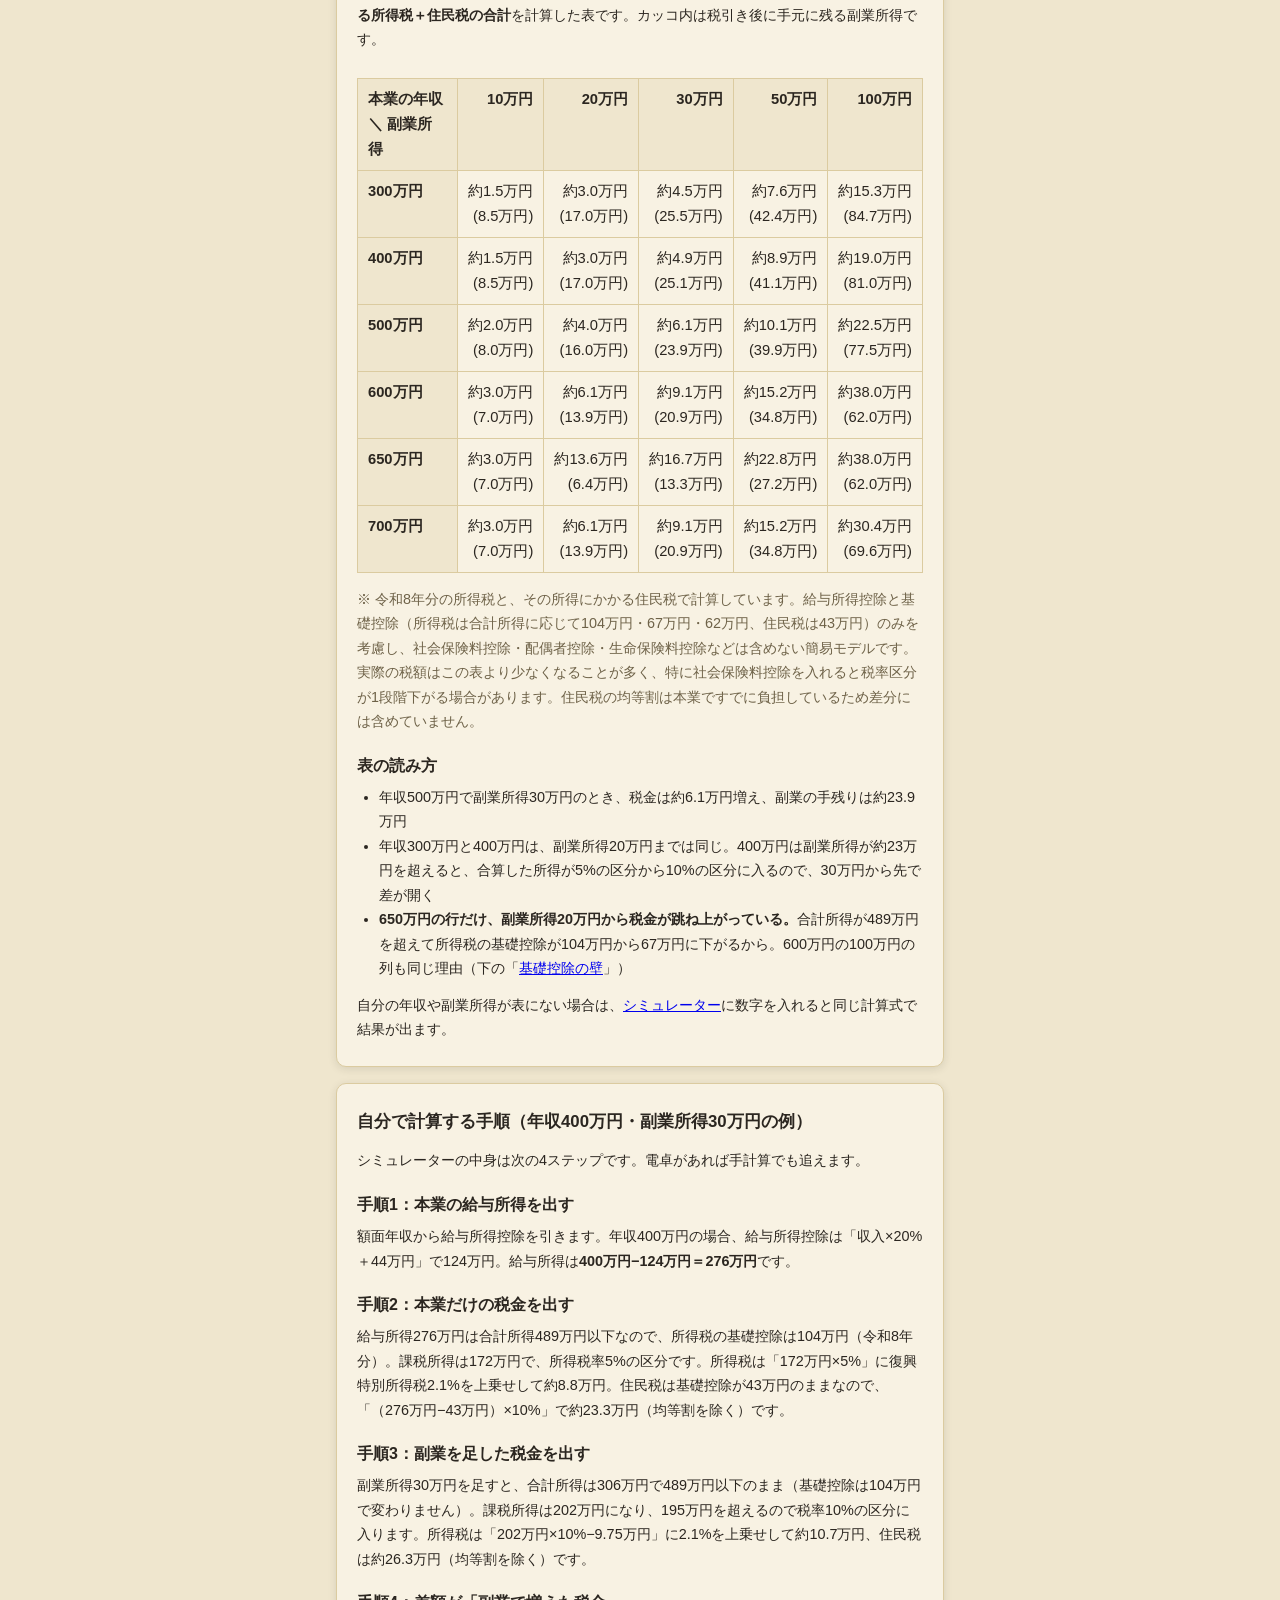
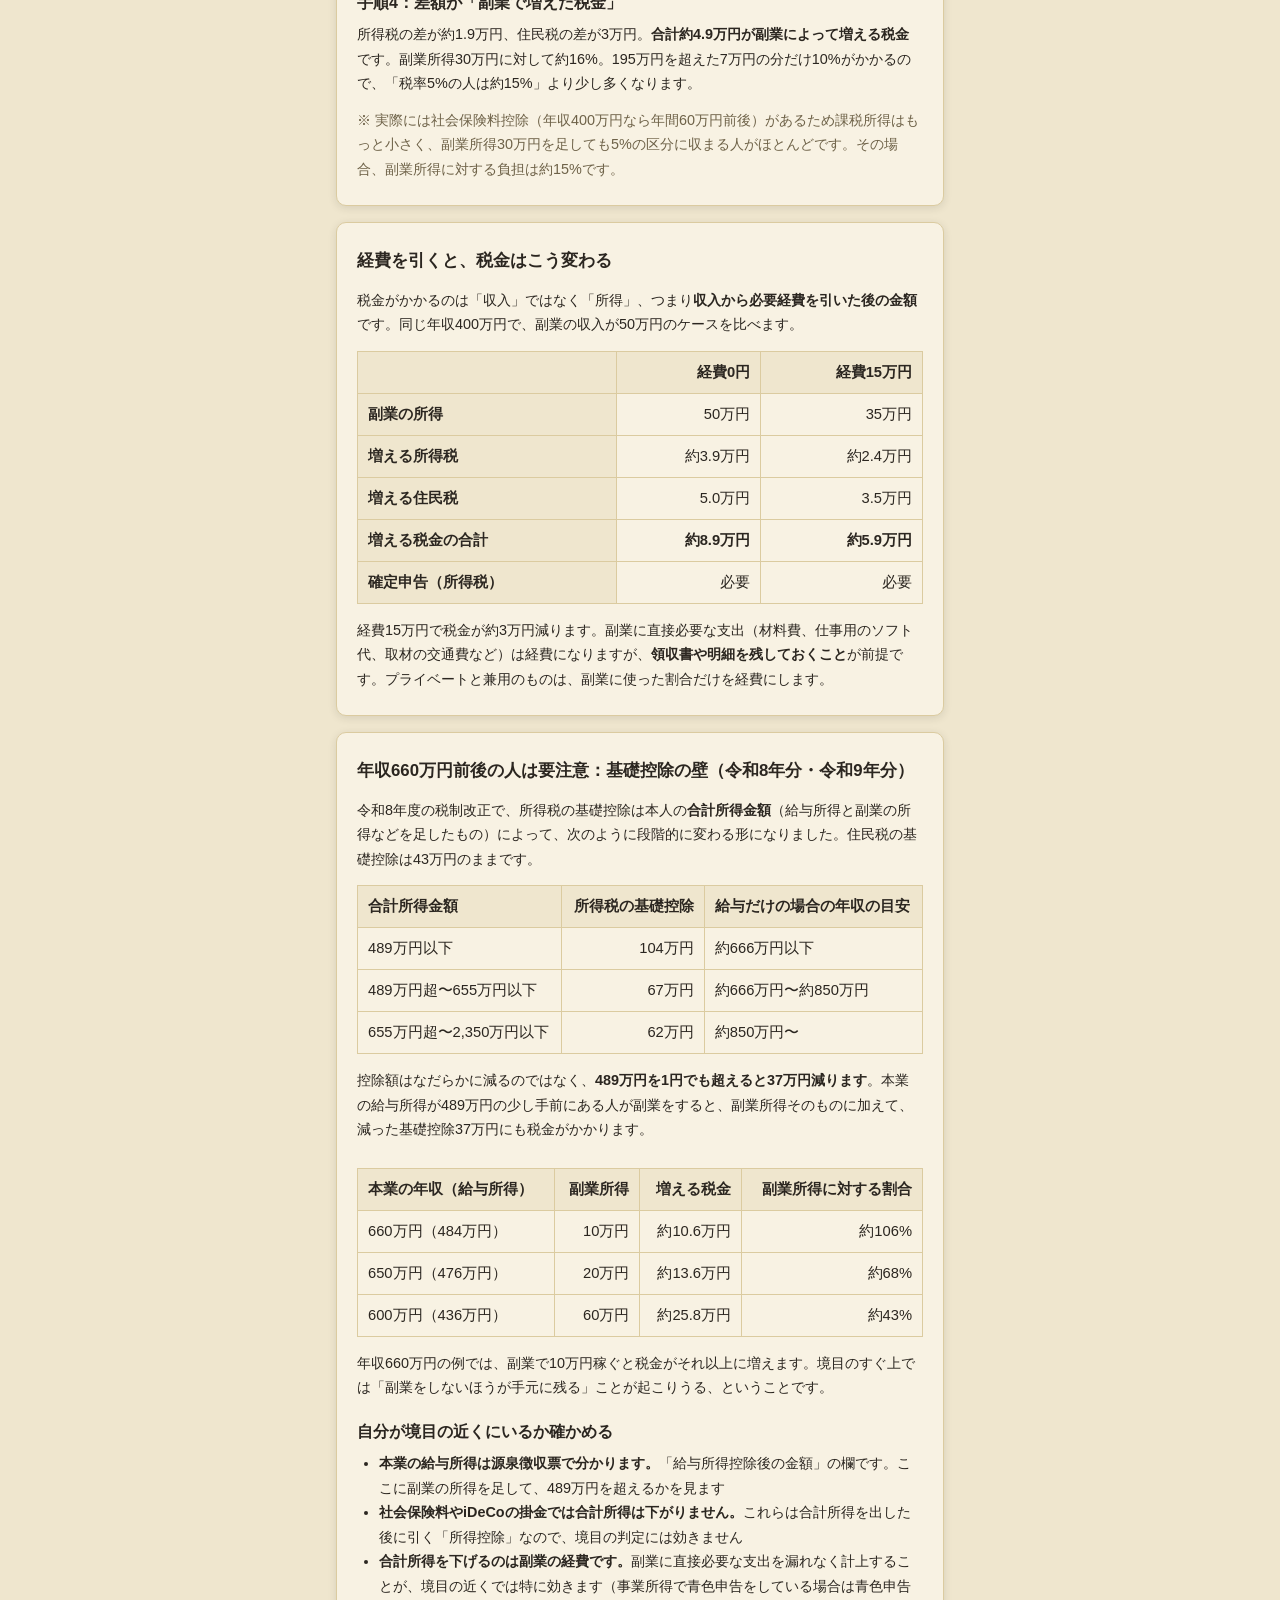
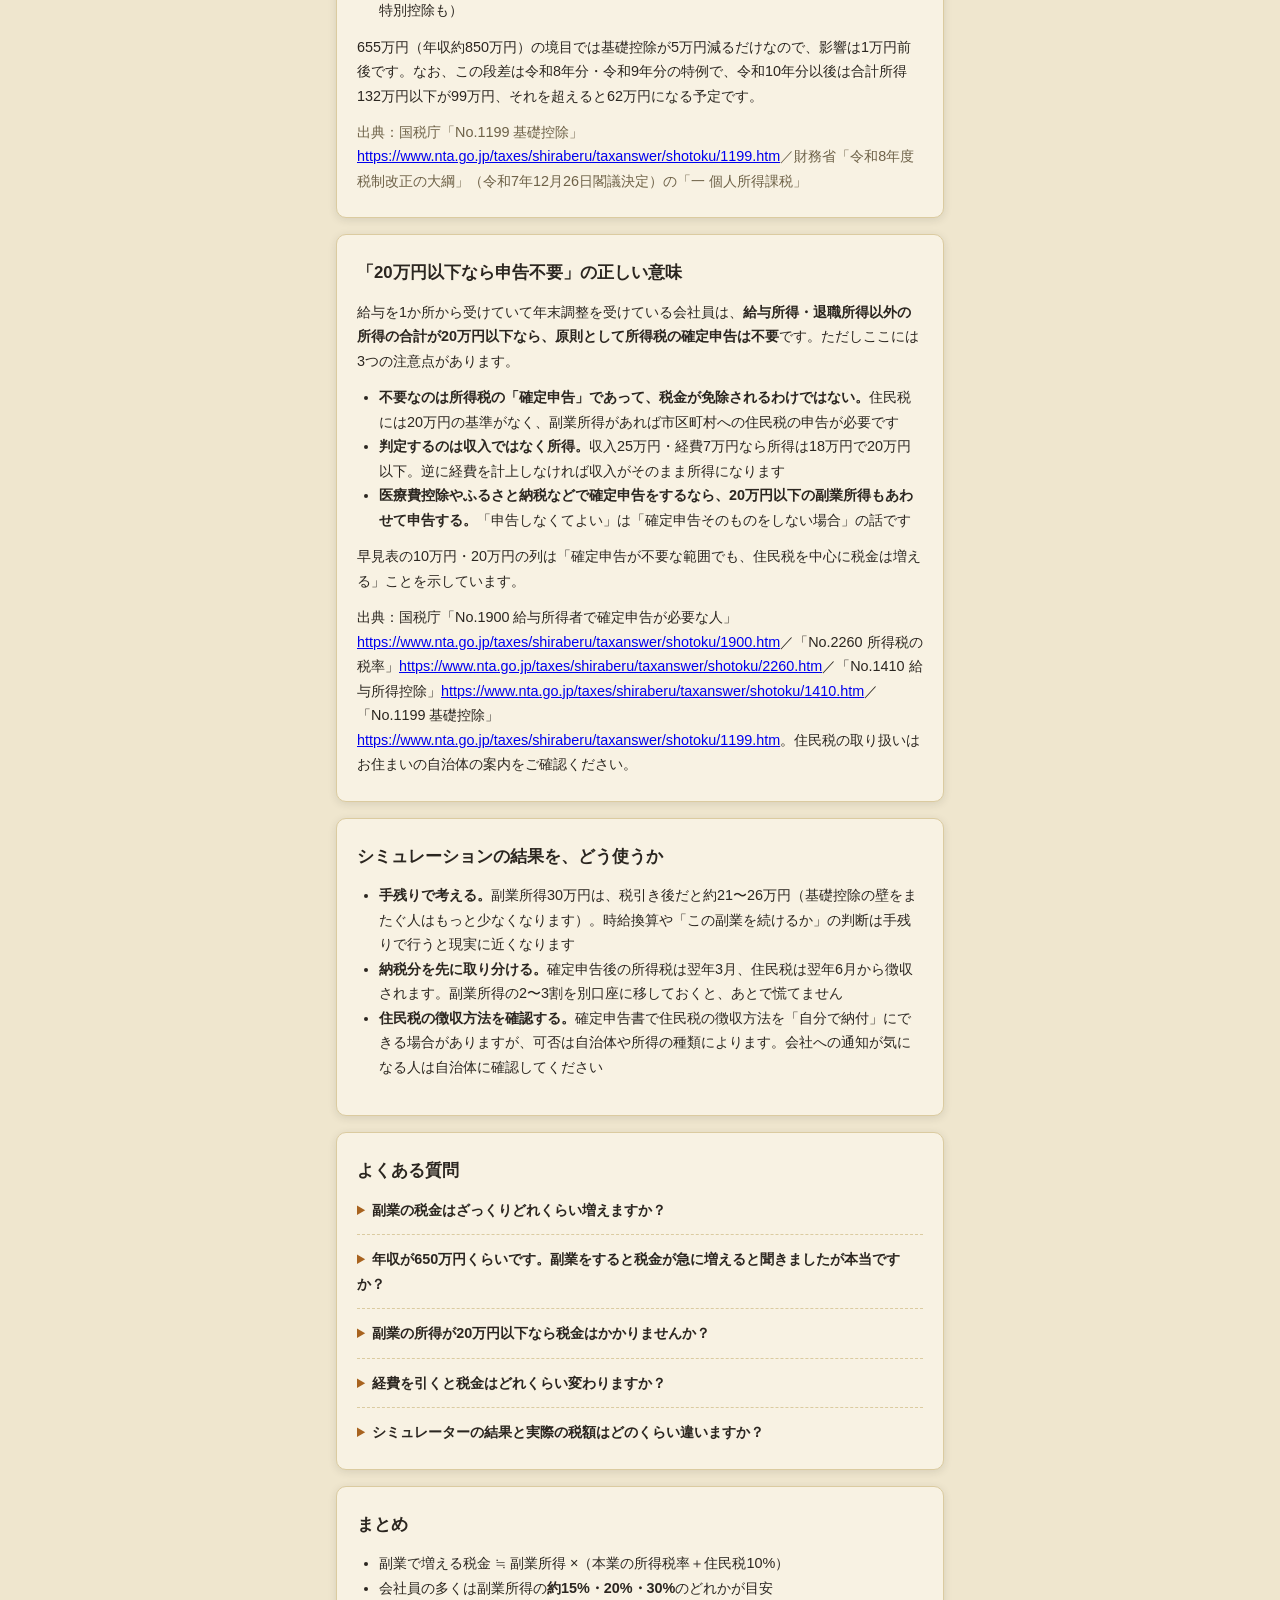
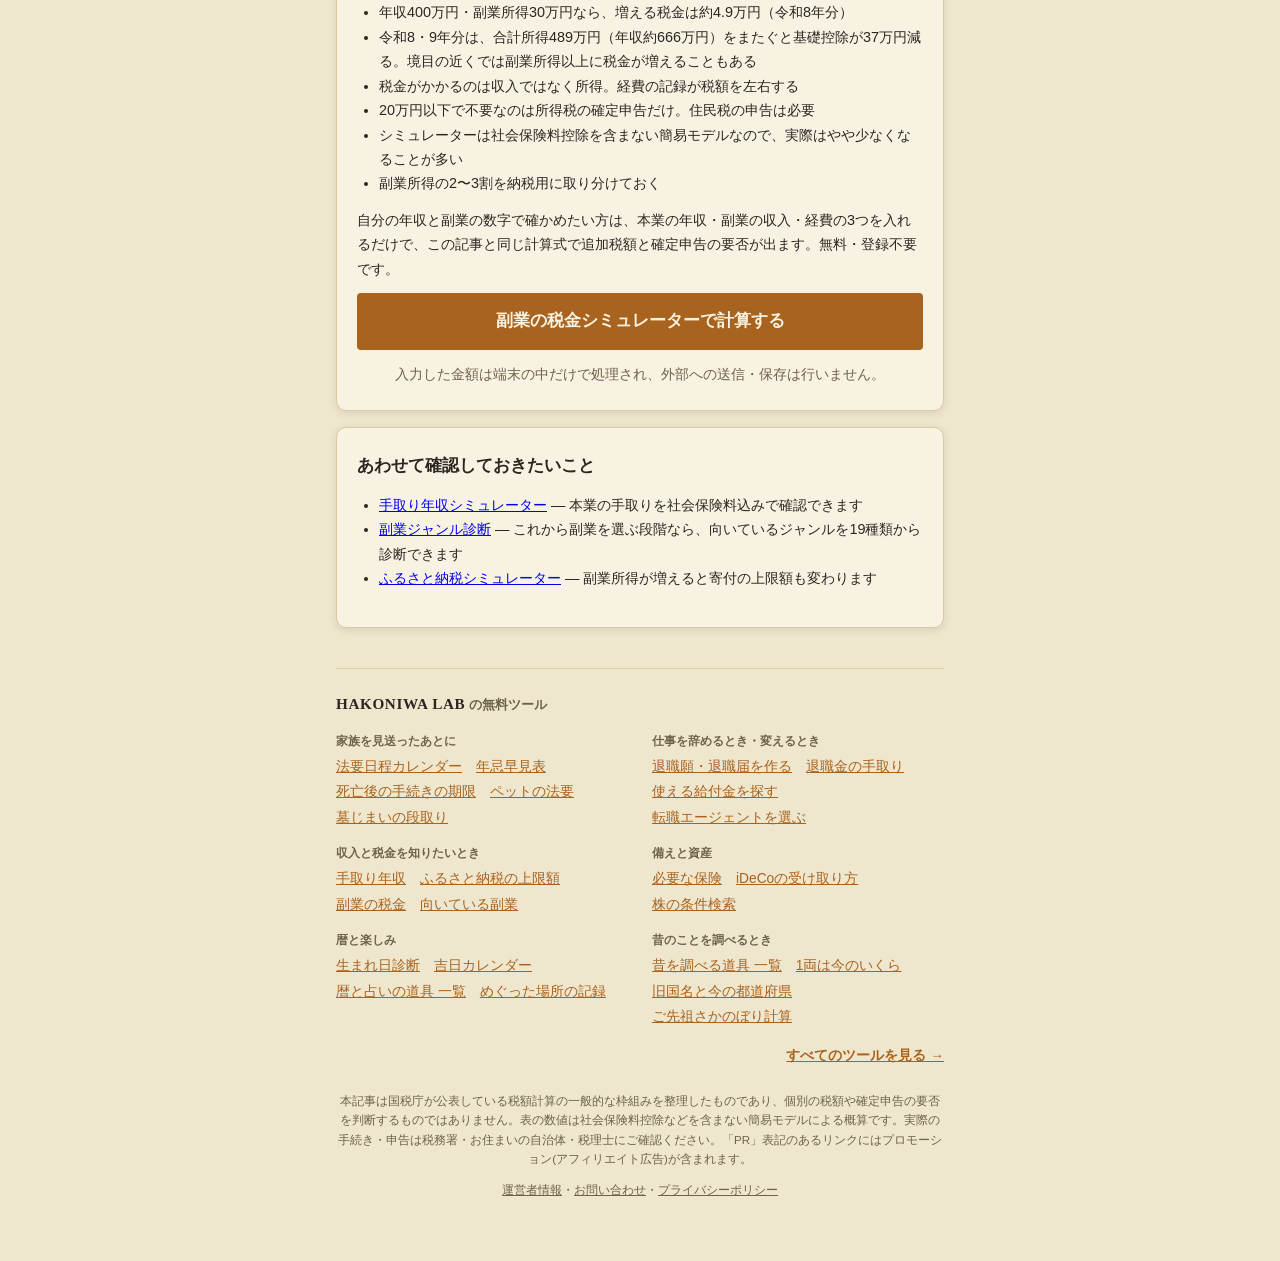
<file: guide/fukugyo-zeikin-simulation/index.html>
<!DOCTYPE html>
<html lang="ja">
<head>
<meta charset="UTF-8">
<meta name="viewport" content="width=device-width, initial-scale=1.0">
<!-- Google tag (gtag.js) -->
<script async src="https://www.googletagmanager.com/gtag/js?id=G-WTBHV5QYG3"></script>
<script>
  window.dataLayer = window.dataLayer || [];
  function gtag(){dataLayer.push(arguments);}
  gtag('js', new Date());
  gtag('config', 'G-WTBHV5QYG3');
</script>
<title>副業の税金シミュレーション【2026年・令和8年分】｜年収別の追加税額早見表と計算手順</title>
<meta name="description" content="副業で税金はいくら増えるのか。本業の年収と副業所得の組み合わせ別に、増える所得税・住民税の目安を令和8年分の控除額で早見表にしました。年収660万円前後にある基礎控除の壁、「副業所得×自分の税率」で暗算する方法、経費で税額が変わる例、20万円以下でも住民税の申告がいる理由まで解説します。">
<script async src="https://pagead2.googlesyndication.com/pagead/js/adsbygoogle.js?client=ca-pub-6465548593525933" crossorigin="anonymous"></script>
<link rel="canonical" href="https://hakoniwalab.com/sidejob-tax-simulator/guide/fukugyo-zeikin-simulation/">
<link rel="stylesheet" href="../../css/style.css">
<script type="application/ld+json">{"@context":"https://schema.org","@type":"FAQPage","mainEntity":[{"@type":"Question","name":"副業の税金はざっくりどれくらい増えますか？","acceptedAnswer":{"@type":"Answer","text":"目安は「副業の所得（収入から経費を引いた額）×（所得税率＋住民税10%）」です。本業の課税所得が195万円以下なら約15%、195万円超〜330万円なら約20%、330万円超〜695万円なら約30%が副業所得から税金として増える計算になります。副業所得が20万円なら、それぞれ約3万円・約4万円・約6万円です。ただし令和8年分・令和9年分は、副業を足した合計所得金額が489万円（給与だけなら年収約666万円）を超えると所得税の基礎控除が37万円減るため、その境目をまたぐ人は副業所得の40%以上増えることがあります。"}},{"@type":"Question","name":"年収が650万円くらいです。副業をすると税金が急に増えると聞きましたが本当ですか？","acceptedAnswer":{"@type":"Answer","text":"令和8年分・令和9年分は本当です。所得税の基礎控除は合計所得金額489万円以下なら104万円ですが、489万円を超えると67万円に下がります。年収650万円なら給与所得は約476万円なので、副業所得が約13万円を超えたところで基礎控除が37万円減り、副業所得20万円で税金が約13.6万円増えます。源泉徴収票の「給与所得控除後の金額」に副業の所得を足して、489万円を超えるかを確かめてください。"}},{"@type":"Question","name":"副業の所得が20万円以下なら税金はかかりませんか？","acceptedAnswer":{"@type":"Answer","text":"かかります。20万円以下で不要になるのは所得税の確定申告であって、税金そのものが免除されるわけではありません。住民税は金額にかかわらず申告が必要で、お住まいの市区町村に住民税の申告をします。"}},{"@type":"Question","name":"経費を引くと税金はどれくらい変わりますか？","acceptedAnswer":{"@type":"Answer","text":"税金は収入ではなく所得（収入−経費）に対してかかるため、経費15万円を計上すれば課税される金額が15万円減ります。税率20%の人なら約3万円の差です。ただし副業に直接必要な支出だけが経費になり、領収書などの記録が必要です。"}},{"@type":"Question","name":"シミュレーターの結果と実際の税額はどのくらい違いますか？","acceptedAnswer":{"@type":"Answer","text":"本ツールは社会保険料控除や配偶者控除などを含めない簡易モデルのため、実際の税額はシミュレーション結果より少なくなることが多いです。特に本業で社会保険料を払っている人は課税所得が下がるので、税率区分が1段階低くなる場合があります。正確な税額は税務署や税理士にご確認ください。"}}]}</script>
<style>
.guide-nav { max-width: 720px; margin: 0 auto 16px; padding: 0 20px; font-size: 0.85rem; color: var(--color-text-muted); }
.guide-nav a { color: var(--color-text-muted); }
.guide-lead { font-size: 0.95rem; }
.guide-table { width: 100%; border-collapse: collapse; margin: 14px 0; font-size: 0.92rem; }
.guide-table th, .guide-table td { border: 1px solid var(--color-border); padding: 8px 10px; text-align: left; vertical-align: top; }
.guide-table th { background: var(--color-bg); font-weight: 600; }
.guide-table td.num, .guide-table th.num { text-align: right; white-space: nowrap; }
.guide-table-wrap { overflow-x: auto; }
.guide-note { font-size: 0.85rem; color: var(--color-text-muted); }
.card--article h3 { font-size: 1rem; margin: 18px 0 6px; }
.guide-cta { text-align: center; }
.guide-cta .btn { display: inline-block; text-decoration: none; }
</style>
</head>
<body>
<div class="app">

  <nav class="guide-nav" aria-label="パンくずリスト">
    <a href="../../../">HAKONIWA LAB</a> &raquo;
    <a href="../../">副業の税金シミュレーター</a> &raquo;
    <span aria-current="page">副業の税金シミュレーション</span>
  </nav>

  <header class="app-header">
    <p class="app-header__eyebrow">副業とお金のガイド</p>
    <h1 class="app-header__title">副業の税金<br class="sp-only">シミュレーション</h1>
    <p class="app-header__lead">副業で増える税金は「副業所得×自分の税率」でほぼ決まります。年収別の早見表と、自分で計算する手順をまとめました。</p>
  </header>

  <main class="main">

    <section class="article">

      <div class="card card--article">
        <p class="guide-lead">副業を始めると税金がいくら増えるのか。「20万円までは大丈夫」という話は聞くけれど、実際の金額はよく分からない——この記事では、<strong>本業の年収と副業の所得の組み合わせごとに、増える税金の目安</strong>を表にしました。表の数字は<a href="../../">副業の税金シミュレーター</a>と同じ計算式で出しているので、自分の数字を入れて確かめられます。</p>
        <ul class="intro-points">
          <li>年収別・副業所得別の追加税額早見表</li>
          <li>「副業所得×税率」で暗算する方法</li>
          <li>経費を引くと税額がどう変わるか</li>
          <li>年収660万円前後にある「基礎控除の壁」</li>
          <li>20万円以下でも住民税の申告がいる理由</li>
        </ul>
        <p class="guide-note">2026年9月20日更新：令和8年度税制改正（所得税の基礎控除・給与所得控除の引上げ）を反映し、表と計算例を令和8年分の税額で計算し直しました。</p>
      </div>

      <div class="card card--article">
        <h2>結論：副業で増える税金は、副業所得の15〜30%が目安</h2>
        <p>会社員が副業をした場合、副業の所得（収入から経費を引いた額）は本業の給与所得に合算され、<strong>合算後の所得に対する税率で課税</strong>されます。副業の分だけ別の税率になるわけではありません。</p>
        <p>つまり、副業で増える税金はおおむね次の式で決まります。</p>
        <table class="guide-table">
          <tbody>
            <tr><th>副業で増える税金</th><td>≒ 副業所得 × （本業の所得税率 ＋ 住民税10%）</td></tr>
          </tbody>
        </table>
        <p>所得税率は課税所得の大きさで5%から45%まで段階的に上がります。多くの会社員は5%・10%・20%のどれかに当てはまるので、副業所得に対する負担はざっくり<strong>15%・20%・30%</strong>のどれかになります。</p>
        <table class="guide-table">
          <thead>
            <tr><th>本業の課税所得</th><th>所得税率</th><th>副業所得に対する負担の目安</th><th>年収の目安（令和8年分・独身・社会保険料控除を考慮しない場合）</th></tr>
          </thead>
          <tbody>
            <tr><td>195万円以下</td><td>5%</td><td><strong>約15%</strong></td><td>〜約430万円</td></tr>
            <tr><td>195万円超〜330万円</td><td>10%</td><td><strong>約20%</strong></td><td>約430万円〜約600万円</td></tr>
            <tr><td>330万円超〜695万円</td><td>20%</td><td><strong>約30%</strong></td><td>約600万円〜約950万円</td></tr>
          </tbody>
        </table>
        <p class="guide-note">※ 所得税には復興特別所得税（税率の2.1%分）が上乗せされます。住民税は所得割10%で計算しています。</p>
        <p>ただし令和8年分と令和9年分には例外があります。副業を足した<strong>合計所得金額が489万円（給与だけなら年収約666万円）を超えると、所得税の基礎控除が37万円減る</strong>ため、この境目をまたぐ人は副業所得の15〜30%では収まりません。詳しくは下の「<a href="#kiso-kabe">基礎控除の壁</a>」で説明します。</p>
      </div>

      <div class="card card--article">
        <h2>年収別・副業所得別の追加税額早見表</h2>
        <p>本業の額面年収と副業所得（経費を引いた後の金額）の組み合わせで、<strong>副業によって増える所得税＋住民税の合計</strong>を計算した表です。カッコ内は税引き後に手元に残る副業所得です。</p>
        <div class="guide-table-wrap">
        <table class="guide-table">
          <thead>
            <tr><th>本業の年収 ＼ 副業所得</th><th class="num">10万円</th><th class="num">20万円</th><th class="num">30万円</th><th class="num">50万円</th><th class="num">100万円</th></tr>
          </thead>
          <tbody>
            <tr><th>300万円</th><td class="num">約1.5万円<br>(8.5万円)</td><td class="num">約3.0万円<br>(17.0万円)</td><td class="num">約4.5万円<br>(25.5万円)</td><td class="num">約7.6万円<br>(42.4万円)</td><td class="num">約15.3万円<br>(84.7万円)</td></tr>
            <tr><th>400万円</th><td class="num">約1.5万円<br>(8.5万円)</td><td class="num">約3.0万円<br>(17.0万円)</td><td class="num">約4.9万円<br>(25.1万円)</td><td class="num">約8.9万円<br>(41.1万円)</td><td class="num">約19.0万円<br>(81.0万円)</td></tr>
            <tr><th>500万円</th><td class="num">約2.0万円<br>(8.0万円)</td><td class="num">約4.0万円<br>(16.0万円)</td><td class="num">約6.1万円<br>(23.9万円)</td><td class="num">約10.1万円<br>(39.9万円)</td><td class="num">約22.5万円<br>(77.5万円)</td></tr>
            <tr><th>600万円</th><td class="num">約3.0万円<br>(7.0万円)</td><td class="num">約6.1万円<br>(13.9万円)</td><td class="num">約9.1万円<br>(20.9万円)</td><td class="num">約15.2万円<br>(34.8万円)</td><td class="num">約38.0万円<br>(62.0万円)</td></tr>
            <tr><th>650万円</th><td class="num">約3.0万円<br>(7.0万円)</td><td class="num">約13.6万円<br>(6.4万円)</td><td class="num">約16.7万円<br>(13.3万円)</td><td class="num">約22.8万円<br>(27.2万円)</td><td class="num">約38.0万円<br>(62.0万円)</td></tr>
            <tr><th>700万円</th><td class="num">約3.0万円<br>(7.0万円)</td><td class="num">約6.1万円<br>(13.9万円)</td><td class="num">約9.1万円<br>(20.9万円)</td><td class="num">約15.2万円<br>(34.8万円)</td><td class="num">約30.4万円<br>(69.6万円)</td></tr>
          </tbody>
        </table>
        </div>
        <p class="guide-note">※ 令和8年分の所得税と、その所得にかかる住民税で計算しています。給与所得控除と基礎控除（所得税は合計所得に応じて104万円・67万円・62万円、住民税は43万円）のみを考慮し、社会保険料控除・配偶者控除・生命保険料控除などは含めない簡易モデルです。実際の税額はこの表より少なくなることが多く、特に社会保険料控除を入れると税率区分が1段階下がる場合があります。住民税の均等割は本業ですでに負担しているため差分には含めていません。</p>
        <h3>表の読み方</h3>
        <ul>
          <li>年収500万円で副業所得30万円のとき、税金は約6.1万円増え、副業の手残りは約23.9万円</li>
          <li>年収300万円と400万円は、副業所得20万円までは同じ。400万円は副業所得が約23万円を超えると、合算した所得が5%の区分から10%の区分に入るので、30万円から先で差が開く</li>
          <li><strong>650万円の行だけ、副業所得20万円から税金が跳ね上がっている。</strong>合計所得が489万円を超えて所得税の基礎控除が104万円から67万円に下がるから。600万円の100万円の列も同じ理由（下の「<a href="#kiso-kabe">基礎控除の壁</a>」）</li>
        </ul>
        <p>自分の年収や副業所得が表にない場合は、<a href="../../">シミュレーター</a>に数字を入れると同じ計算式で結果が出ます。</p>
      </div>

      <div class="card card--article">
        <h2>自分で計算する手順（年収400万円・副業所得30万円の例）</h2>
        <p>シミュレーターの中身は次の4ステップです。電卓があれば手計算でも追えます。</p>
        <h3>手順1：本業の給与所得を出す</h3>
        <p>額面年収から給与所得控除を引きます。年収400万円の場合、給与所得控除は「収入×20%＋44万円」で124万円。給与所得は<strong>400万円−124万円＝276万円</strong>です。</p>
        <h3>手順2：本業だけの税金を出す</h3>
        <p>給与所得276万円は合計所得489万円以下なので、所得税の基礎控除は104万円（令和8年分）。課税所得は172万円で、所得税率5%の区分です。所得税は「172万円×5%」に復興特別所得税2.1%を上乗せして約8.8万円。住民税は基礎控除が43万円のままなので、「（276万円−43万円）×10%」で約23.3万円（均等割を除く）です。</p>
        <h3>手順3：副業を足した税金を出す</h3>
        <p>副業所得30万円を足すと、合計所得は306万円で489万円以下のまま（基礎控除は104万円で変わりません）。課税所得は202万円になり、195万円を超えるので税率10%の区分に入ります。所得税は「202万円×10%−9.75万円」に2.1%を上乗せして約10.7万円、住民税は約26.3万円（均等割を除く）です。</p>
        <h3>手順4：差額が「副業で増えた税金」</h3>
        <p>所得税の差が約1.9万円、住民税の差が3万円。<strong>合計約4.9万円が副業によって増える税金</strong>です。副業所得30万円に対して約16%。195万円を超えた7万円の分だけ10%がかかるので、「税率5%の人は約15%」より少し多くなります。</p>
        <p class="guide-note">※ 実際には社会保険料控除（年収400万円なら年間60万円前後）があるため課税所得はもっと小さく、副業所得30万円を足しても5%の区分に収まる人がほとんどです。その場合、副業所得に対する負担は約15%です。</p>
      </div>

      <div class="card card--article">
        <h2>経費を引くと、税金はこう変わる</h2>
        <p>税金がかかるのは「収入」ではなく「所得」、つまり<strong>収入から必要経費を引いた後の金額</strong>です。同じ年収400万円で、副業の収入が50万円のケースを比べます。</p>
        <table class="guide-table">
          <thead>
            <tr><th></th><th class="num">経費0円</th><th class="num">経費15万円</th></tr>
          </thead>
          <tbody>
            <tr><th>副業の所得</th><td class="num">50万円</td><td class="num">35万円</td></tr>
            <tr><th>増える所得税</th><td class="num">約3.9万円</td><td class="num">約2.4万円</td></tr>
            <tr><th>増える住民税</th><td class="num">5.0万円</td><td class="num">3.5万円</td></tr>
            <tr><th>増える税金の合計</th><td class="num"><strong>約8.9万円</strong></td><td class="num"><strong>約5.9万円</strong></td></tr>
            <tr><th>確定申告（所得税）</th><td class="num">必要</td><td class="num">必要</td></tr>
          </tbody>
        </table>
        <p>経費15万円で税金が約3万円減ります。副業に直接必要な支出（材料費、仕事用のソフト代、取材の交通費など）は経費になりますが、<strong>領収書や明細を残しておくこと</strong>が前提です。プライベートと兼用のものは、副業に使った割合だけを経費にします。</p>
      </div>

      <div class="card card--article" id="kiso-kabe">
        <h2>年収660万円前後の人は要注意：基礎控除の壁（令和8年分・令和9年分）</h2>
        <p>令和8年度の税制改正で、所得税の基礎控除は本人の<strong>合計所得金額</strong>（給与所得と副業の所得などを足したもの）によって、次のように段階的に変わる形になりました。住民税の基礎控除は43万円のままです。</p>
        <table class="guide-table">
          <thead>
            <tr><th>合計所得金額</th><th class="num">所得税の基礎控除</th><th>給与だけの場合の年収の目安</th></tr>
          </thead>
          <tbody>
            <tr><td>489万円以下</td><td class="num">104万円</td><td>約666万円以下</td></tr>
            <tr><td>489万円超〜655万円以下</td><td class="num">67万円</td><td>約666万円〜約850万円</td></tr>
            <tr><td>655万円超〜2,350万円以下</td><td class="num">62万円</td><td>約850万円〜</td></tr>
          </tbody>
        </table>
        <p>控除額はなだらかに減るのではなく、<strong>489万円を1円でも超えると37万円減ります</strong>。本業の給与所得が489万円の少し手前にある人が副業をすると、副業所得そのものに加えて、減った基礎控除37万円にも税金がかかります。</p>
        <div class="guide-table-wrap">
        <table class="guide-table">
          <thead>
            <tr><th>本業の年収（給与所得）</th><th class="num">副業所得</th><th class="num">増える税金</th><th class="num">副業所得に対する割合</th></tr>
          </thead>
          <tbody>
            <tr><td>660万円（484万円）</td><td class="num">10万円</td><td class="num">約10.6万円</td><td class="num">約106%</td></tr>
            <tr><td>650万円（476万円）</td><td class="num">20万円</td><td class="num">約13.6万円</td><td class="num">約68%</td></tr>
            <tr><td>600万円（436万円）</td><td class="num">60万円</td><td class="num">約25.8万円</td><td class="num">約43%</td></tr>
          </tbody>
        </table>
        </div>
        <p>年収660万円の例では、副業で10万円稼ぐと税金がそれ以上に増えます。境目のすぐ上では「副業をしないほうが手元に残る」ことが起こりうる、ということです。</p>
        <h3>自分が境目の近くにいるか確かめる</h3>
        <ul>
          <li><strong>本業の給与所得は源泉徴収票で分かります。</strong>「給与所得控除後の金額」の欄です。ここに副業の所得を足して、489万円を超えるかを見ます</li>
          <li><strong>社会保険料やiDeCoの掛金では合計所得は下がりません。</strong>これらは合計所得を出した後に引く「所得控除」なので、境目の判定には効きません</li>
          <li><strong>合計所得を下げるのは副業の経費です。</strong>副業に直接必要な支出を漏れなく計上することが、境目の近くでは特に効きます（事業所得で青色申告をしている場合は青色申告特別控除も）</li>
        </ul>
        <p>655万円（年収約850万円）の境目では基礎控除が5万円減るだけなので、影響は1万円前後です。なお、この段差は令和8年分・令和9年分の特例で、令和10年分以後は合計所得132万円以下が99万円、それを超えると62万円になる予定です。</p>
        <p class="guide-note">出典：国税庁「No.1199 基礎控除」<a href="https://www.nta.go.jp/taxes/shiraberu/taxanswer/shotoku/1199.htm" target="_blank" rel="noopener">https://www.nta.go.jp/taxes/shiraberu/taxanswer/shotoku/1199.htm</a>／財務省「令和8年度税制改正の大綱」（令和7年12月26日閣議決定）の「一 個人所得課税」</p>
      </div>

      <div class="card card--article">
        <h2>「20万円以下なら申告不要」の正しい意味</h2>
        <p>給与を1か所から受けていて年末調整を受けている会社員は、<strong>給与所得・退職所得以外の所得の合計が20万円以下なら、原則として所得税の確定申告は不要</strong>です。ただしここには3つの注意点があります。</p>
        <ul>
          <li><strong>不要なのは所得税の「確定申告」であって、税金が免除されるわけではない。</strong>住民税には20万円の基準がなく、副業所得があれば市区町村への住民税の申告が必要です</li>
          <li><strong>判定するのは収入ではなく所得。</strong>収入25万円・経費7万円なら所得は18万円で20万円以下。逆に経費を計上しなければ収入がそのまま所得になります</li>
          <li><strong>医療費控除やふるさと納税などで確定申告をするなら、20万円以下の副業所得もあわせて申告する。</strong>「申告しなくてよい」は「確定申告そのものをしない場合」の話です</li>
        </ul>
        <p>早見表の10万円・20万円の列は「確定申告が不要な範囲でも、住民税を中心に税金は増える」ことを示しています。</p>
        <p>出典：国税庁「No.1900 給与所得者で確定申告が必要な人」<a href="https://www.nta.go.jp/taxes/shiraberu/taxanswer/shotoku/1900.htm" target="_blank" rel="noopener">https://www.nta.go.jp/taxes/shiraberu/taxanswer/shotoku/1900.htm</a>／「No.2260 所得税の税率」<a href="https://www.nta.go.jp/taxes/shiraberu/taxanswer/shotoku/2260.htm" target="_blank" rel="noopener">https://www.nta.go.jp/taxes/shiraberu/taxanswer/shotoku/2260.htm</a>／「No.1410 給与所得控除」<a href="https://www.nta.go.jp/taxes/shiraberu/taxanswer/shotoku/1410.htm" target="_blank" rel="noopener">https://www.nta.go.jp/taxes/shiraberu/taxanswer/shotoku/1410.htm</a>／「No.1199 基礎控除」<a href="https://www.nta.go.jp/taxes/shiraberu/taxanswer/shotoku/1199.htm" target="_blank" rel="noopener">https://www.nta.go.jp/taxes/shiraberu/taxanswer/shotoku/1199.htm</a>。住民税の取り扱いはお住まいの自治体の案内をご確認ください。</p>
      </div>

      <div class="card card--article">
        <h2>シミュレーションの結果を、どう使うか</h2>
        <ul>
          <li><strong>手残りで考える。</strong>副業所得30万円は、税引き後だと約21〜26万円（基礎控除の壁をまたぐ人はもっと少なくなります）。時給換算や「この副業を続けるか」の判断は手残りで行うと現実に近くなります</li>
          <li><strong>納税分を先に取り分ける。</strong>確定申告後の所得税は翌年3月、住民税は翌年6月から徴収されます。副業所得の2〜3割を別口座に移しておくと、あとで慌てません</li>
          <li><strong>住民税の徴収方法を確認する。</strong>確定申告書で住民税の徴収方法を「自分で納付」にできる場合がありますが、可否は自治体や所得の種類によります。会社への通知が気になる人は自治体に確認してください</li>
        </ul>
      </div>

      <div class="card card--article">
        <h2>よくある質問</h2>
        <details class="faq-item">
          <summary>副業の税金はざっくりどれくらい増えますか？</summary>
          <p>目安は「副業の所得（収入から経費を引いた額）×（所得税率＋住民税10%）」です。本業の課税所得が195万円以下なら約15%、195万円超〜330万円なら約20%、330万円超〜695万円なら約30%が副業所得から税金として増える計算になります。副業所得が20万円なら、それぞれ約3万円・約4万円・約6万円です。ただし令和8年分・令和9年分は、副業を足した合計所得金額が489万円（給与だけなら年収約666万円）を超えると所得税の基礎控除が37万円減るため、その境目をまたぐ人は副業所得の40%以上増えることがあります。</p>
        </details>
        <details class="faq-item">
          <summary>年収が650万円くらいです。副業をすると税金が急に増えると聞きましたが本当ですか？</summary>
          <p>令和8年分・令和9年分は本当です。所得税の基礎控除は合計所得金額489万円以下なら104万円ですが、489万円を超えると67万円に下がります。年収650万円なら給与所得は約476万円なので、副業所得が約13万円を超えたところで基礎控除が37万円減り、副業所得20万円で税金が約13.6万円増えます。源泉徴収票の「給与所得控除後の金額」に副業の所得を足して、489万円を超えるかを確かめてください。</p>
        </details>
        <details class="faq-item">
          <summary>副業の所得が20万円以下なら税金はかかりませんか？</summary>
          <p>かかります。20万円以下で不要になるのは所得税の確定申告であって、税金そのものが免除されるわけではありません。住民税は金額にかかわらず申告が必要で、お住まいの市区町村に住民税の申告をします。</p>
        </details>
        <details class="faq-item">
          <summary>経費を引くと税金はどれくらい変わりますか？</summary>
          <p>税金は収入ではなく所得（収入−経費）に対してかかるため、経費15万円を計上すれば課税される金額が15万円減ります。税率20%の人なら約3万円の差です。ただし副業に直接必要な支出だけが経費になり、領収書などの記録が必要です。</p>
        </details>
        <details class="faq-item">
          <summary>シミュレーターの結果と実際の税額はどのくらい違いますか？</summary>
          <p>本ツールは社会保険料控除や配偶者控除などを含めない簡易モデルのため、実際の税額はシミュレーション結果より少なくなることが多いです。特に本業で社会保険料を払っている人は課税所得が下がるので、税率区分が1段階低くなる場合があります。正確な税額は税務署や税理士にご確認ください。</p>
        </details>
      </div>

      <div class="card card--article">
        <h2>まとめ</h2>
        <ul>
          <li>副業で増える税金 ≒ 副業所得 ×（本業の所得税率＋住民税10%）</li>
          <li>会社員の多くは副業所得の<strong>約15%・20%・30%</strong>のどれかが目安</li>
          <li>年収400万円・副業所得30万円なら、増える税金は約4.9万円（令和8年分）</li>
          <li>令和8・9年分は、合計所得489万円（年収約666万円）をまたぐと基礎控除が37万円減る。境目の近くでは副業所得以上に税金が増えることもある</li>
          <li>税金がかかるのは収入ではなく所得。経費の記録が税額を左右する</li>
          <li>20万円以下で不要なのは所得税の確定申告だけ。住民税の申告は必要</li>
          <li>シミュレーターは社会保険料控除を含まない簡易モデルなので、実際はやや少なくなることが多い</li>
          <li>副業所得の2〜3割を納税用に取り分けておく</li>
        </ul>
        <p>自分の年収と副業の数字で確かめたい方は、本業の年収・副業の収入・経費の3つを入れるだけで、この記事と同じ計算式で追加税額と確定申告の要否が出ます。無料・登録不要です。</p>
        <p class="guide-cta"><a class="btn btn--primary btn--large" href="../../">副業の税金シミュレーターで計算する</a></p>
        <p class="guide-note" style="text-align:center;">入力した金額は端末の中だけで処理され、外部への送信・保存は行いません。</p>
      </div>

      <div class="card card--article">
        <h2>あわせて確認しておきたいこと</h2>
        <ul>
          <li><a href="../../../takehome-calculator/">手取り年収シミュレーター</a> — 本業の手取りを社会保険料込みで確認できます</li>
          <li><a href="../../../sidejob-checker/">副業ジャンル診断</a> — これから副業を選ぶ段階なら、向いているジャンルを19種類から診断できます</li>
          <li><a href="../../../furusato-simulator/">ふるさと納税シミュレーター</a> — 副業所得が増えると寄付の上限額も変わります</li>
        </ul>
      </div>

    </section>

  </main>

  <!-- site-nav:start -->
  <style>
  .site-nav { margin: 40px 0 0; padding: 22px 0 0; border-top: 1px solid var(--color-border, var(--line, #dbcba0)); color: var(--color-text, var(--ink, #2b2620)); text-align: left; }
  .site-nav__title { margin: 0 0 14px; font-size: 0.82rem; font-weight: 700; color: var(--color-text-muted, var(--muted, #6e6248)); }
  .site-nav__title a { font-family: Georgia, "Times New Roman", serif; font-size: 0.95rem; letter-spacing: 0.04em; color: var(--color-text, var(--ink, #2b2620)); text-decoration: none; }
  .site-nav__groups { display: grid; gap: 14px 24px; }
  @media (min-width: 560px) { .site-nav__groups { grid-template-columns: 1fr 1fr; } }
  .site-nav__label { margin: 0 0 4px; font-size: 0.74rem; font-weight: 700; color: var(--color-text-muted, var(--muted, #6e6248)); }
  .site-nav__links { display: flex; flex-wrap: wrap; gap: 2px 14px; margin: 0; padding: 0; list-style: none; font-size: 0.86rem; line-height: 1.7; }
  .site-nav__links li { margin: 0; padding: 0; }
  .site-nav__links li::before { content: none; }
  .site-nav__links a { color: var(--color-primary, var(--navy, #a8631f)); }
  .site-nav__all { margin: 16px 0 0; font-size: 0.86rem; text-align: right; }
  .site-nav__all a { color: var(--color-primary, var(--navy, #a8631f)); font-weight: 700; }
  .app-footer a { color: var(--color-text-muted, var(--muted, #6e6248)); }
  </style>
  <nav class="site-nav" aria-label="HAKONIWA LABのツール">
    <p class="site-nav__title"><a href="../../../">HAKONIWA LAB</a> の無料ツール</p>
    <div class="site-nav__groups">
      <div>
        <p class="site-nav__label">家族を見送ったあとに</p>
        <ul class="site-nav__links">
          <li><a href="../../../houyou-calendar/">法要日程カレンダー</a></li>
          <li><a href="../../../houyou-calendar/hayami/">年忌早見表</a></li>
          <li><a href="../../../houyou-calendar/tetsuzuki/">死亡後の手続きの期限</a></li>
          <li><a href="../../../houyou-calendar/pet/">ペットの法要</a></li>
          <li><a href="../../../houyou-calendar/hakajimai/">墓じまいの段取り</a></li>
        </ul>
      </div>
      <div>
        <p class="site-nav__label">仕事を辞めるとき・変えるとき</p>
        <ul class="site-nav__links">
          <li><a href="../../../resignation-letter-generator/">退職願・退職届を作る</a></li>
          <li><a href="../../../retirement-simulator/">退職金の手取り</a></li>
          <li><a href="../../../subsidy-checker/">使える給付金を探す</a></li>
          <li><a href="../../../career-checker/">転職エージェントを選ぶ</a></li>
        </ul>
      </div>
      <div>
        <p class="site-nav__label">収入と税金を知りたいとき</p>
        <ul class="site-nav__links">
          <li><a href="../../../takehome-calculator/">手取り年収</a></li>
          <li><a href="../../../furusato-simulator/">ふるさと納税の上限額</a></li>
          <li><a href="../../../sidejob-tax-simulator/">副業の税金</a></li>
          <li><a href="../../../sidejob-checker/">向いている副業</a></li>
        </ul>
      </div>
      <div>
        <p class="site-nav__label">備えと資産</p>
        <ul class="site-nav__links">
          <li><a href="../../../insurance-checker/">必要な保険</a></li>
          <li><a href="../../../retirement-simulator/ideco/">iDeCoの受け取り方</a></li>
          <li><a href="../../../stock-screener/">株の条件検索</a></li>
        </ul>
      </div>
      <div>
        <p class="site-nav__label">暦と楽しみ</p>
        <ul class="site-nav__links">
          <li><a href="../../../birthday-fortune/">生まれ日診断</a></li>
          <li><a href="../../../birthday-fortune/calendar/">吉日カレンダー</a></li>
          <li><a href="../../../birthday-fortune/tools/">暦と占いの道具 一覧</a></li>
          <li><a href="../../../meguri-log/">めぐった場所の記録</a></li>
        </ul>
      </div>
      <div>
        <p class="site-nav__label">昔のことを調べるとき</p>
        <ul class="site-nav__links">
          <li><a href="../../../mukashi/">昔を調べる道具 一覧</a></li>
          <li><a href="../../../mukashi/ryou/">1両は今のいくら</a></li>
          <li><a href="../../../mukashi/kokumei/">旧国名と今の都道府県</a></li>
          <li><a href="../../../mukashi/senzo/">ご先祖さかのぼり計算</a></li>
        </ul>
      </div>
    </div>
    <p class="site-nav__all"><a href="../../../">すべてのツールを見る →</a></p>
  </nav>
  <!-- site-nav:end -->

  <footer class="app-footer">
    <p>本記事は国税庁が公表している税額計算の一般的な枠組みを整理したものであり、個別の税額や確定申告の要否を判断するものではありません。表の数値は社会保険料控除などを含まない簡易モデルによる概算です。実際の手続き・申告は税務署・お住まいの自治体・税理士にご確認ください。「PR」表記のあるリンクにはプロモーション(アフィリエイト広告)が含まれます。</p>
    <p><a href="../../../about.html">運営者情報</a>・<a href="../../../contact.html">お問い合わせ</a>・<a href="../../../privacy.html">プライバシーポリシー</a></p>
  </footer>

</div>
</body>
</html>
</file>
<file: css/style.css>
:root {
  --color-bg: #efe6ce;
  --color-surface: #f8f2e3;
  --color-border: #dbcba0;
  --color-text: #2b2620;
  --color-text-muted: #6e6248;
  --color-primary: #a8631f;
  --color-primary-hover: #8b5119;
  --color-primary-contrast: #fbf3e2;
  --color-accent: #55704a;
  --color-badge-bg: #e4d6ae;
  --color-badge-text: #6e4a1e;
  --color-warn-bg: #efd3c0;
  --color-warn-text: #8a4322;
  --radius-sm: 4px;
  --radius-md: 6px;
  --radius-lg: 10px;
  --shadow-card: 0 2px 8px rgba(43, 38, 32, 0.12);
  --max-width: 640px;
}

@media (prefers-color-scheme: dark) {
  :root {
    --color-bg: #211f1a;
    --color-surface: #2c2a22;
    --color-border: #423e30;
    --color-text: #f1e9d8;
    --color-text-muted: #b3a585;
    --color-primary: #e3a23b;
    --color-primary-hover: #edb259;
    --color-primary-contrast: #241c0d;
    --color-accent: #8fae7d;
    --color-badge-bg: #3a3626;
    --color-badge-text: #e3a23b;
    --color-warn-bg: #3d2a1d;
    --color-warn-text: #e0a876;
    --shadow-card: 0 2px 14px rgba(0, 0, 0, 0.5);
  }
}

* { box-sizing: border-box; }

[hidden] { display: none !important; }

html, body {
  margin: 0;
  padding: 0;
  background: var(--color-bg);
  color: var(--color-text);
  font-family: "Hiragino Sans", "Hiragino Kaku Gothic ProN", Meiryo, "Yu Gothic", sans-serif;
  line-height: 1.7;
  -webkit-text-size-adjust: 100%;
}

.app {
  max-width: var(--max-width);
  margin: 0 auto;
  padding: 24px 16px 48px;
}

.app-header {
  text-align: center;
  margin-bottom: 24px;
}

.app-header__eyebrow {
  color: var(--color-primary);
  font-weight: 700;
  font-size: 0.85rem;
  letter-spacing: 0.05em;
  margin: 0 0 8px;
}

.app-header__title {
  font-size: 1.6rem;
  font-weight: 800;
  margin: 0 0 12px;
}

.app-header__lead {
  color: var(--color-text-muted);
  font-size: 0.95rem;
  margin: 0;
}

.main { display: block; }

.card {
  background: var(--color-surface);
  border: 1px solid var(--color-border);
  border-radius: var(--radius-lg);
  box-shadow: var(--shadow-card);
  padding: 24px 20px;
  margin-bottom: 16px;
}

.card--intro { text-align: center; }

.intro-points {
  list-style: none;
  padding: 0;
  margin: 0 0 20px;
  text-align: left;
  display: inline-block;
}

.intro-points li {
  position: relative;
  padding-left: 26px;
  margin-bottom: 10px;
  color: var(--color-text);
}

.intro-points li::before {
  content: "✓";
  position: absolute;
  left: 0;
  color: var(--color-accent);
  font-weight: 700;
}

.intro-disclaimer {
  font-size: 0.78rem;
  color: var(--color-text-muted);
  margin: 16px 0 0;
}

.btn {
  display: inline-block;
  border: none;
  border-radius: var(--radius-sm);
  font-size: 0.95rem;
  font-weight: 700;
  padding: 12px 20px;
  cursor: pointer;
  text-align: center;
  transition: background-color 0.15s ease, opacity 0.15s ease;
}

.btn--primary {
  background: var(--color-primary);
  color: var(--color-primary-contrast);
}
.btn--primary:hover { background: var(--color-primary-hover); }
.btn--primary:disabled { opacity: 0.5; cursor: not-allowed; }

.btn--ghost {
  background: transparent;
  color: var(--color-text-muted);
  border: 1px solid var(--color-border);
}
.btn--ghost:hover { color: var(--color-text); border-color: var(--color-text-muted); }

.btn--large { width: 100%; padding: 14px 20px; font-size: 1.05rem; }
.btn--skip { margin-left: auto; }

.progress {
  height: 6px;
  background: var(--color-border);
  border-radius: 999px;
  overflow: hidden;
  margin-bottom: 8px;
}

.progress__bar {
  height: 100%;
  width: 0%;
  background: var(--color-primary);
  transition: width 0.25s ease;
}

.progress__label {
  font-size: 0.78rem;
  color: var(--color-text-muted);
  margin: 0 0 16px;
  text-align: right;
}

.card--quiz { min-height: 220px; }

.quiz-question {
  font-size: 1.1rem;
  font-weight: 700;
  margin: 0 0 6px;
}

.quiz-question__note {
  font-size: 0.82rem;
  color: var(--color-text-muted);
  margin: 0 0 18px;
}

.quiz-options {
  display: grid;
  gap: 10px;
}

.quiz-option {
  display: block;
  width: 100%;
  text-align: left;
  padding: 14px 16px;
  background: var(--color-bg);
  border: 1.5px solid var(--color-border);
  border-radius: var(--radius-sm);
  color: var(--color-text);
  font-size: 0.95rem;
  cursor: pointer;
  transition: border-color 0.15s ease, background-color 0.15s ease;
}

.quiz-option:hover {
  border-color: var(--color-primary);
}

.quiz-option.is-selected {
  border-color: var(--color-primary);
  background: var(--color-badge-bg);
  font-weight: 700;
}

.quiz-select {
  width: 100%;
  padding: 12px 14px;
  border: 1.5px solid var(--color-border);
  border-radius: var(--radius-sm);
  background: var(--color-bg);
  color: var(--color-text);
  font-size: 0.95rem;
}

.quiz-nav {
  display: flex;
  align-items: center;
  gap: 10px;
}

.result-summary {
  text-align: center;
  margin-bottom: 20px;
}

.result-summary__count {
  font-size: 1.3rem;
  font-weight: 800;
  margin: 0 0 4px;
}

.result-summary__note {
  font-size: 0.82rem;
  color: var(--color-text-muted);
  margin: 0;
}

.result-list {
  display: grid;
  gap: 14px;
  margin-bottom: 20px;
}

.result-card {
  background: var(--color-surface);
  border: 1px solid var(--color-border);
  border-radius: var(--radius-md);
  box-shadow: var(--shadow-card);
  padding: 18px 18px 16px;
}

.result-card__badges {
  display: flex;
  flex-wrap: wrap;
  gap: 6px;
  margin-bottom: 10px;
}

.badge {
  display: inline-block;
  font-size: 0.72rem;
  font-weight: 700;
  padding: 3px 10px;
  border-radius: 999px;
  background: var(--color-badge-bg);
  color: var(--color-badge-text);
}

.badge--accent {
  background: var(--color-primary);
  color: var(--color-primary-contrast);
}

.badge--warn {
  background: var(--color-warn-bg);
  color: var(--color-warn-text);
}

.result-card__name {
  font-size: 1.05rem;
  font-weight: 800;
  margin: 0 0 6px;
}

.result-card__benefit {
  color: var(--color-accent);
  font-weight: 700;
  margin: 0 0 4px;
}

.result-card__org {
  font-size: 0.8rem;
  color: var(--color-text-muted);
  margin: 0 0 12px;
}

.result-card__summary {
  font-size: 0.88rem;
  margin: 0 0 10px;
}

.result-card__conditions {
  font-size: 0.82rem;
  color: var(--color-text-muted);
  margin: 0 0 14px;
}

.result-card__actions {
  display: flex;
  flex-wrap: wrap;
  gap: 8px;
}

.result-card__link {
  display: inline-block;
  font-size: 0.85rem;
  font-weight: 700;
  color: var(--color-primary);
  text-decoration: none;
  padding: 8px 14px;
  border: 1.5px solid var(--color-primary);
  border-radius: var(--radius-sm);
}

.result-card__link:hover { background: var(--color-badge-bg); }

.result-card__link--offer {
  color: var(--color-accent);
  border-color: var(--color-accent);
  display: inline-flex;
  align-items: center;
  gap: 6px;
}

.badge--pr {
  background: var(--color-accent);
  color: var(--color-primary-contrast);
  font-size: 0.62rem;
  padding: 2px 6px;
}

.result-empty {
  text-align: center;
  color: var(--color-text-muted);
  padding: 24px 12px;
}

.ad-slot {
  min-height: 90px;
  border: 1px dashed var(--color-border);
  border-radius: var(--radius-sm);
  display: flex;
  align-items: center;
  justify-content: center;
  color: var(--color-text-muted);
  font-size: 0.75rem;
  margin-bottom: 20px;
}

.card--lead { text-align: center; }
.card__title { font-size: 1rem; margin: 0 0 8px; }

.lead-form {
  display: flex;
  gap: 8px;
  margin-top: 14px;
}

.lead-form__input {
  flex: 1;
  padding: 10px 12px;
  border: 1.5px solid var(--color-border);
  border-radius: var(--radius-sm);
  background: var(--color-bg);
  color: var(--color-text);
}

.app-footer {
  margin-top: 24px;
  text-align: center;
  font-size: 0.72rem;
  color: var(--color-text-muted);
}

.sp-only { display: inline; }

@media (min-width: 640px) {
  .app-header__title { font-size: 2rem; }
  .sp-only { display: none; }
}

.result-card__platforms {
  font-size: 0.8rem;
  color: var(--color-text-muted);
  margin: 0 0 14px;
}

.cross-link-banner {
  display: block;
  margin-top: 12px;
  padding: 10px 14px;
  background: var(--color-badge-bg);
  border-radius: var(--radius-sm);
  font-size: 0.82rem;
  color: var(--color-badge-text);
  text-decoration: none;
  font-weight: 700;
}

.cross-link-banner:hover { opacity: 0.85; }

.result-cross-links {
  display: grid;
  gap: 8px;
  margin-top: 16px;
}

.result-cross-links .cross-link-banner {
  margin-top: 0;
}

.form-field {
  text-align: left;
  margin-bottom: 16px;
}

.form-field label {
  display: block;
  font-size: 0.88rem;
  font-weight: 700;
  margin-bottom: 6px;
}

.form-field--checkbox label {
  display: flex;
  align-items: center;
  gap: 8px;
  font-weight: 400;
  font-size: 0.9rem;
}

.form-field--checkbox input[type="checkbox"] {
  width: 18px;
  height: 18px;
}

.result-headline {
  text-align: center;
  padding: 8px 0 20px;
  border-bottom: 1px dashed var(--color-border);
  margin-bottom: 16px;
}

.result-headline__label {
  font-size: 0.85rem;
  color: var(--color-text-muted);
  margin: 0 0 4px;
}

.result-headline__value {
  font-size: 2.2rem;
  font-weight: 800;
  color: var(--color-primary);
  margin: 0 0 4px;
}

.result-headline__sub {
  font-size: 0.85rem;
  color: var(--color-text-muted);
  margin: 0;
}

.result-breakdown {
  display: grid;
  gap: 8px;
  text-align: left;
}

.result-row {
  display: flex;
  justify-content: space-between;
  font-size: 0.9rem;
  padding: 8px 0;
  border-bottom: 1px solid var(--color-border);
}

.result-row span:first-child {
  color: var(--color-text-muted);
}

.result-row span:last-child {
  font-weight: 700;
}

/* --- 解説記事セクション --- */

.card--article h2 {
  font-size: 1.05rem;
  margin: 0 0 12px;
}
.card--article p {
  font-size: 0.9rem;
  margin: 0 0 12px;
}
.card--article p:last-child { margin-bottom: 0; }
.card--article ul {
  font-size: 0.9rem;
  margin: 0 0 12px;
  padding-left: 22px;
}

.faq-item {
  border-bottom: 1px dashed var(--color-border);
  padding: 12px 0;
}
.faq-item:first-of-type { padding-top: 0; }
.faq-item:last-child { border-bottom: none; padding-bottom: 0; }
.faq-item summary {
  cursor: pointer;
  font-weight: 700;
  font-size: 0.9rem;
  list-style: revert;
}
.faq-item summary::marker { color: var(--color-primary); }
.faq-item p {
  margin: 8px 0 0;
  font-size: 0.85rem;
  color: var(--color-text-muted);
}

/* --- 関連する本カード --- */
.card--books .books__lead {
  font-size: 0.9rem;
  color: var(--color-text-muted);
  margin: 0 0 12px;
}
.books__list { list-style: none; margin: 0; padding: 0; display: grid; gap: 10px; }
.books__item a {
  display: block;
  padding: 12px 14px;
  border: 1px solid var(--color-border);
  border-radius: 8px;
  background: var(--color-bg);
  color: inherit;
  text-decoration: none;
}
.books__item a:hover,
.books__item a:focus-visible { border-color: var(--color-primary); }
.books__title { display: block; font-weight: 600; font-size: 0.95rem; line-height: 1.5; }
.books__note { display: block; font-size: 0.8rem; color: var(--color-text-muted); margin-top: 4px; }
.books__ku { font-size: 0.8rem; color: var(--color-text-muted); margin: 10px 0 0; }

/* 広告のあるページの冒頭に出す PR 表記(A8 はファーストビューでの広告表示を求めている。birthday-fortune・houyou-calendar と同じ形) */
.pr-note { font-size: 0.75rem; color: var(--color-text-muted); margin: -8px 0 14px; }
.app-header + .pr-note { text-align: center; }

/* 出典などの長いURLがスマホで横にはみ出さないように折り返す(class の無い文字のリンクだけ。広告ボタンには効かせない) */
.card--article a:not([class]) { overflow-wrap: anywhere; }
</file>
